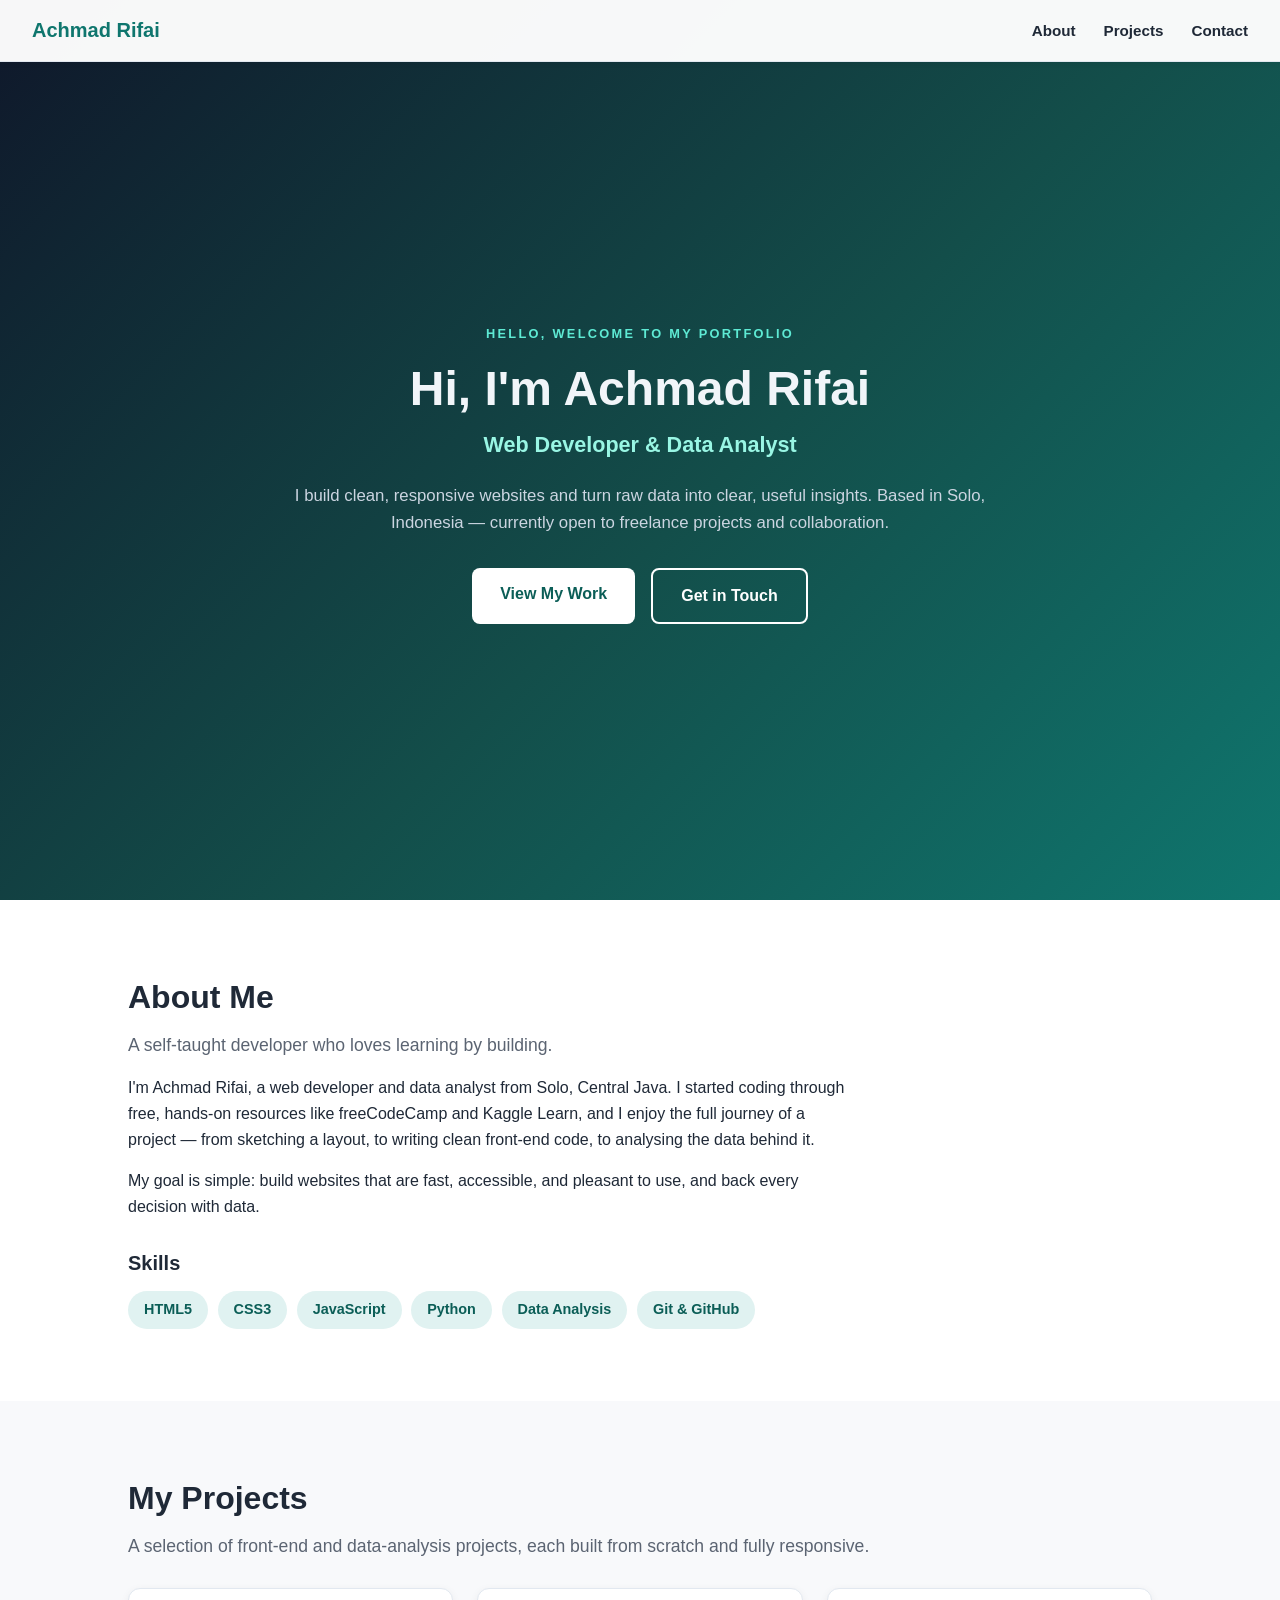
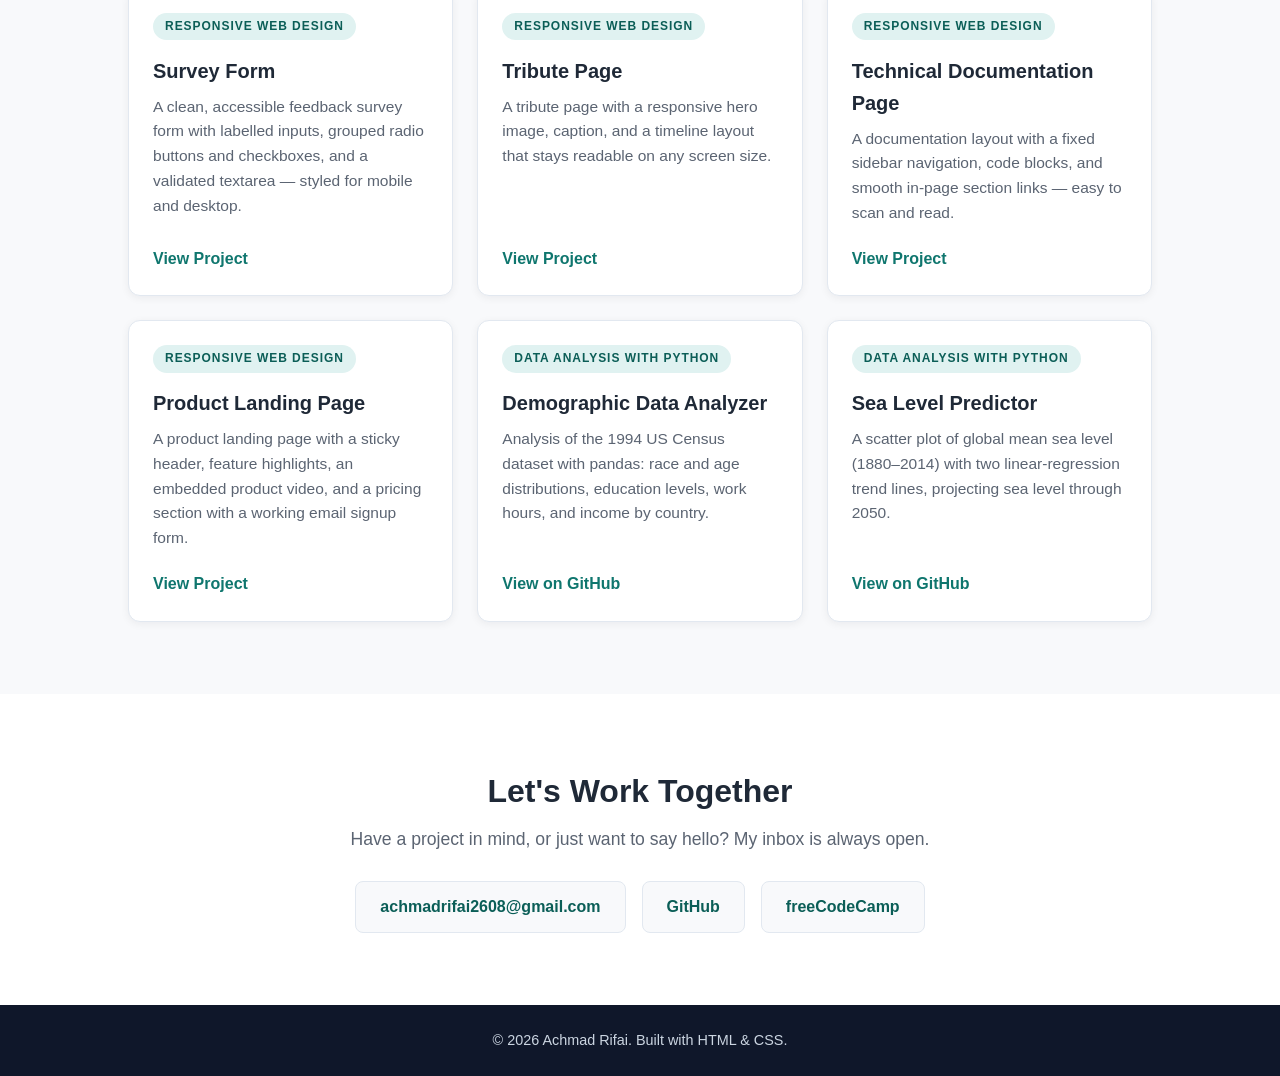
<file: personal-portfolio-webpage/index.html>
<!DOCTYPE html>
<html lang="en">
<head>
  <meta charset="UTF-8">
  <meta name="viewport" content="width=device-width, initial-scale=1.0">
  <meta name="description" content="Portfolio of Achmad Rifai — Web Developer and Data Analyst based in Solo, Indonesia.">
  <title>Achmad Rifai | Web Developer &amp; Data Analyst</title>
  <link rel="stylesheet" href="style.css">
</head>
<body>

  <nav id="navbar">
    <a class="nav-brand" href="#welcome-section">Achmad Rifai</a>
    <ul class="nav-links">
      <li><a href="#about">About</a></li>
      <li><a href="#projects">Projects</a></li>
      <li><a href="#contact">Contact</a></li>
    </ul>
  </nav>

  <section id="welcome-section">
    <div class="welcome-content">
      <p class="welcome-eyebrow">Hello, welcome to my portfolio</p>
      <h1>Hi, I'm Achmad Rifai</h1>
      <p class="welcome-role">Web Developer &amp; Data Analyst</p>
      <p class="welcome-intro">I build clean, responsive websites and turn raw data into
        clear, useful insights. Based in Solo, Indonesia — currently open to
        freelance projects and collaboration.</p>
      <div class="welcome-actions">
        <a class="btn btn-primary" href="#projects">View My Work</a>
        <a class="btn btn-secondary" href="#contact">Get in Touch</a>
      </div>
    </div>
  </section>

  <section id="about">
    <div class="section-inner">
      <h2>About Me</h2>
      <p class="section-lead">A self-taught developer who loves learning by building.</p>
      <p>I'm Achmad Rifai, a web developer and data analyst from Solo, Central Java.
        I started coding through free, hands-on resources like freeCodeCamp and
        Kaggle Learn, and I enjoy the full journey of a project — from sketching a
        layout, to writing clean front-end code, to analysing the data behind it.</p>
      <p>My goal is simple: build websites that are fast, accessible, and pleasant
        to use, and back every decision with data.</p>
      <h3>Skills</h3>
      <ul class="skills-list">
        <li>HTML5</li>
        <li>CSS3</li>
        <li>JavaScript</li>
        <li>Python</li>
        <li>Data Analysis</li>
        <li>Git &amp; GitHub</li>
      </ul>
    </div>
  </section>

  <section id="projects">
    <div class="section-inner">
      <h2>My Projects</h2>
      <p class="section-lead">A selection of front-end and data-analysis projects,
        each built from scratch and fully responsive.</p>

      <div class="projects-grid">

        <article class="project-tile">
          <div class="project-tag">Responsive Web Design</div>
          <h3>Survey Form</h3>
          <p>A clean, accessible feedback survey form with labelled inputs,
            grouped radio buttons and checkboxes, and a validated textarea —
            styled for mobile and desktop.</p>
          <a href="../survey-form/" target="_blank" rel="noopener">View Project</a>
        </article>

        <article class="project-tile">
          <div class="project-tag">Responsive Web Design</div>
          <h3>Tribute Page</h3>
          <p>A tribute page with a responsive hero image, caption, and a
            timeline layout that stays readable on any screen size.</p>
          <a href="../tribute-page/" target="_blank" rel="noopener">View Project</a>
        </article>

        <article class="project-tile">
          <div class="project-tag">Responsive Web Design</div>
          <h3>Technical Documentation Page</h3>
          <p>A documentation layout with a fixed sidebar navigation, code
            blocks, and smooth in-page section links — easy to scan and read.</p>
          <a href="../technical-documentation-page/" target="_blank" rel="noopener">View Project</a>
        </article>

        <article class="project-tile">
          <div class="project-tag">Responsive Web Design</div>
          <h3>Product Landing Page</h3>
          <p>A product landing page with a sticky header, feature highlights,
            an embedded product video, and a pricing section with a working
            email signup form.</p>
          <a href="../product-landing-page/" target="_blank" rel="noopener">View Project</a>
        </article>

        <article class="project-tile">
          <div class="project-tag">Data Analysis with Python</div>
          <h3>Demographic Data Analyzer</h3>
          <p>Analysis of the 1994 US Census dataset with pandas: race and age
            distributions, education levels, work hours, and income by country.</p>
          <a href="https://github.com/achmadrifai2608-maker/fcc-demographic-data-analyzer" target="_blank" rel="noopener">View on GitHub</a>
        </article>

        <article class="project-tile">
          <div class="project-tag">Data Analysis with Python</div>
          <h3>Sea Level Predictor</h3>
          <p>A scatter plot of global mean sea level (1880–2014) with two
            linear-regression trend lines, projecting sea level through 2050.</p>
          <a href="https://github.com/achmadrifai2608-maker/fcc-sea-level-predictor" target="_blank" rel="noopener">View on GitHub</a>
        </article>

      </div>
    </div>
  </section>

  <section id="contact">
    <div class="section-inner contact-inner">
      <h2>Let's Work Together</h2>
      <p class="section-lead">Have a project in mind, or just want to say hello?
        My inbox is always open.</p>
      <ul class="contact-links">
        <li><a href="mailto:achmadrifai2608@gmail.com">achmadrifai2608@gmail.com</a></li>
        <li><a id="profile-link" href="https://github.com/achmadrifai2608-maker" target="_blank" rel="noopener">GitHub</a></li>
        <li><a href="https://www.freecodecamp.org/fcc-b958423d-6c7d-482d-95aa-c652d620f436" target="_blank" rel="noopener">freeCodeCamp</a></li>
      </ul>
    </div>
  </section>

  <footer>
    <p>&copy; 2026 Achmad Rifai. Built with HTML &amp; CSS.</p>
  </footer>

</body>
</html>
</file>
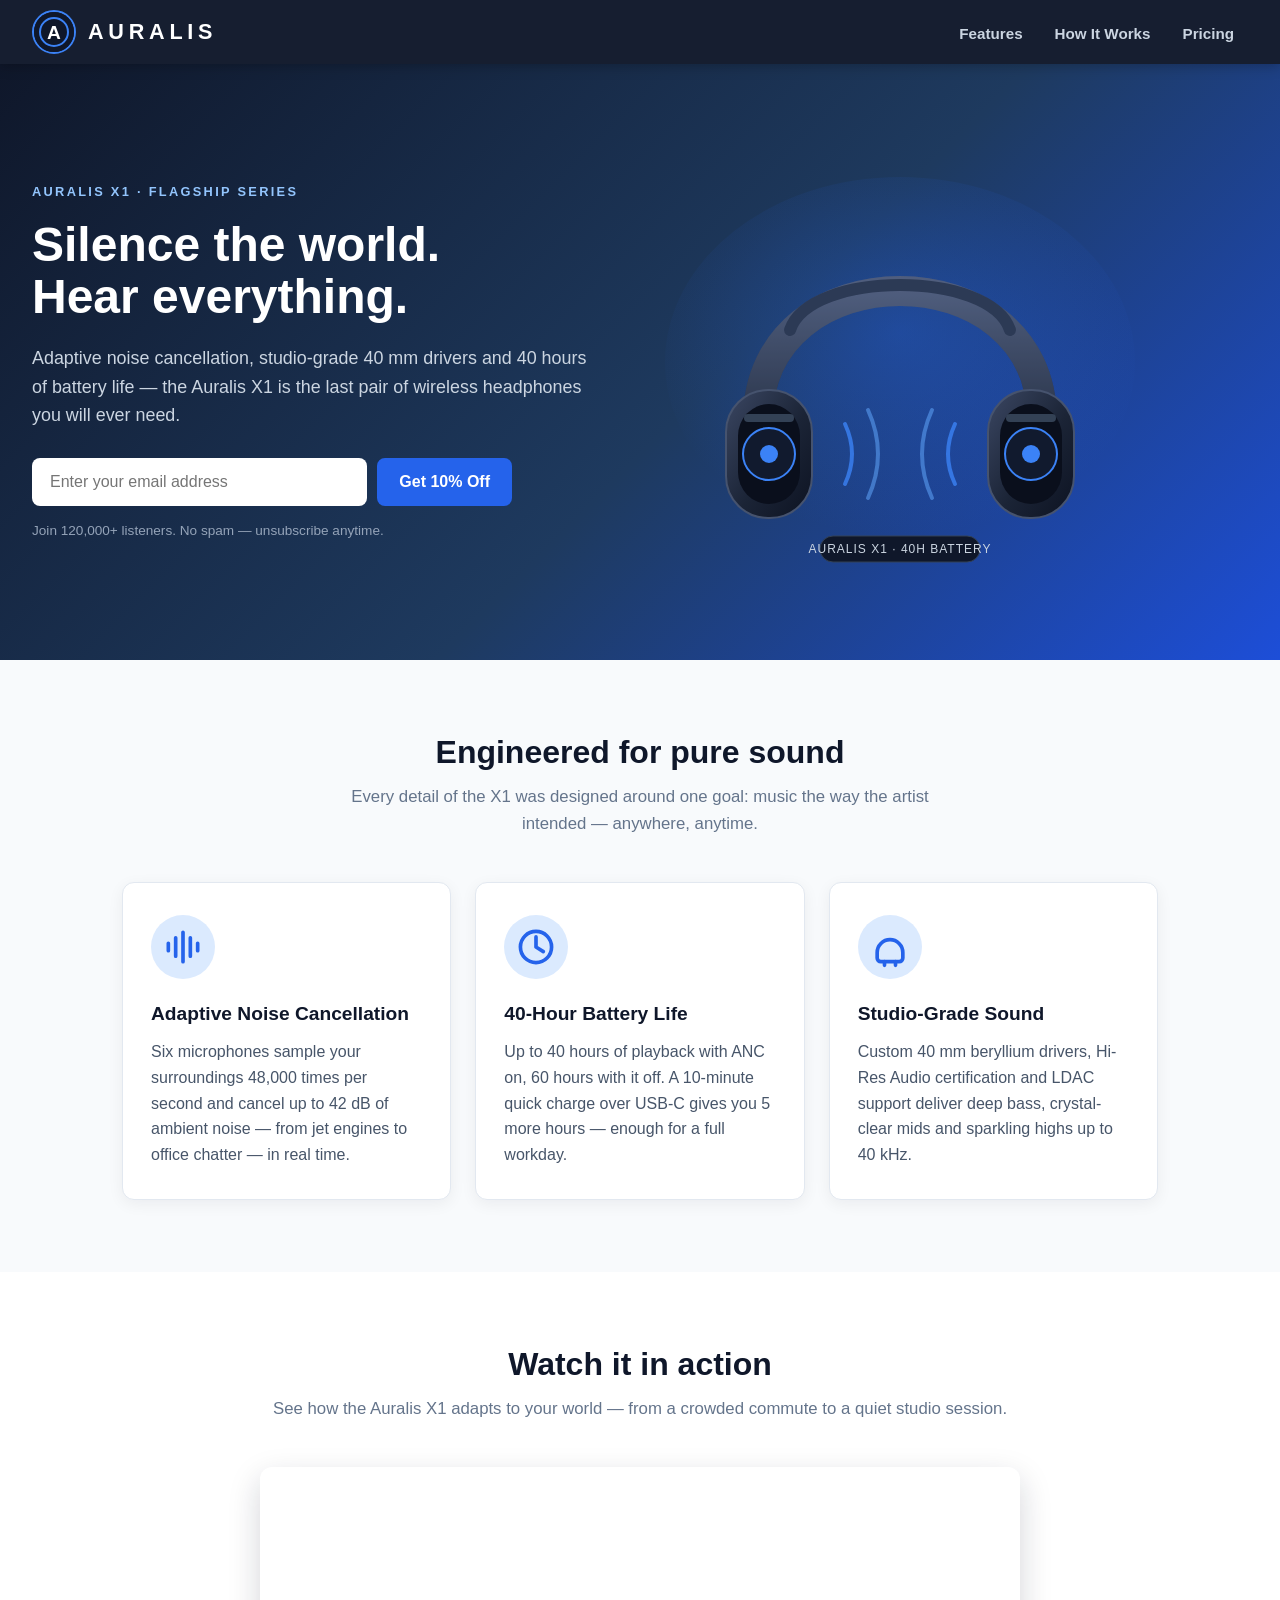
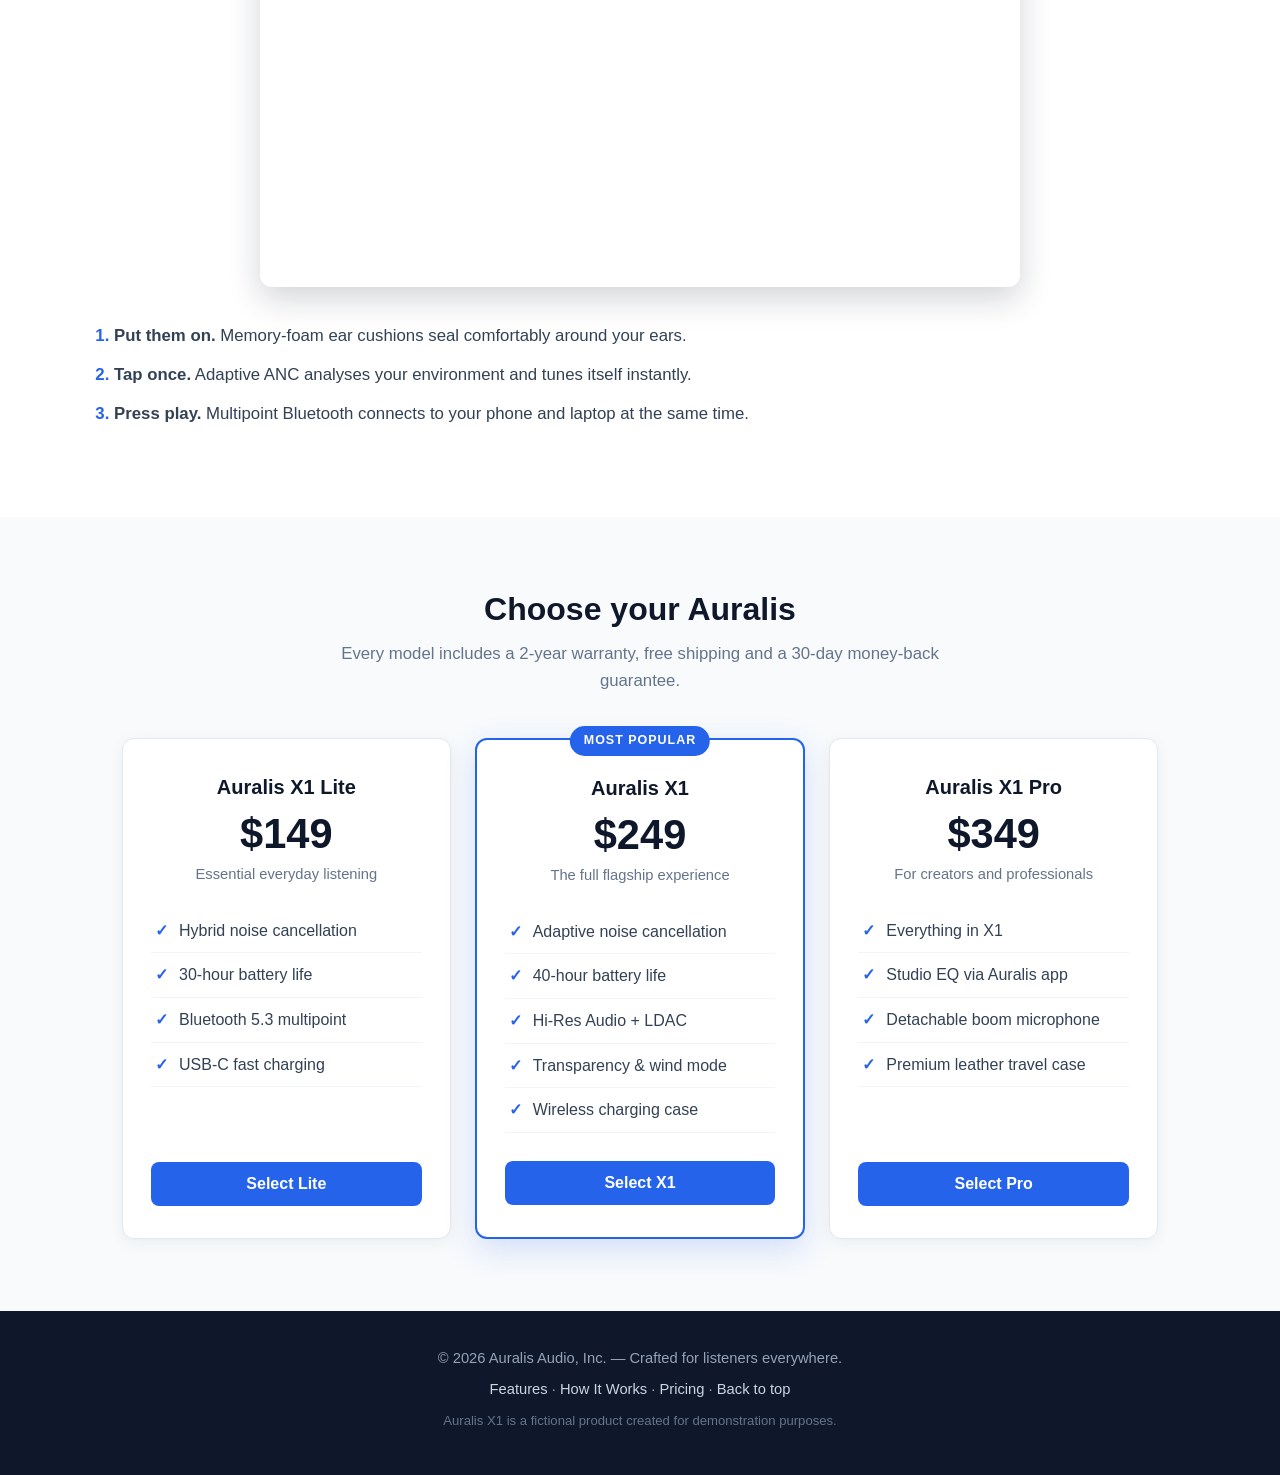
<file: product-landing-page/index.html>
<!DOCTYPE html>
<html lang="en">
<head>
  <meta charset="UTF-8">
  <meta name="viewport" content="width=device-width, initial-scale=1.0">
  <title>Auralis X1 — Wireless Noise-Cancelling Headphones</title>
  <link rel="stylesheet" href="style.css">
</head>
<body>
  <header id="header">
    <div class="brand">
      <img id="header-img" src="data:image/svg+xml,%3Csvg xmlns='http://www.w3.org/2000/svg' width='200' height='200' viewBox='0 0 200 200'%3E%3Crect width='200' height='200' rx='44' fill='%230f172a'/%3E%3Ccircle cx='100' cy='100' r='70' fill='none' stroke='%233b82f6' stroke-width='10'/%3E%3Ctext x='100' y='134' font-family='Arial,sans-serif' font-size='96' font-weight='700' fill='%23ffffff' text-anchor='middle'%3EA%3C/text%3E%3C/svg%3E" alt="Auralis logo" width="200" height="200">
      <span class="wordmark">AURALIS</span>
    </div>
    <nav id="nav-bar">
      <a class="nav-link" href="#features">Features</a>
      <a class="nav-link" href="#how-it-works">How It Works</a>
      <a class="nav-link" href="#pricing">Pricing</a>
    </nav>
  </header>

  <main>
    <!-- Hero -->
    <section class="hero" id="hero">
      <div class="hero-text">
        <p class="eyebrow">Auralis X1 &middot; Flagship Series</p>
        <h1>Silence the world.<br>Hear everything.</h1>
        <p class="hero-sub">Adaptive noise cancellation, studio-grade 40&nbsp;mm drivers and 40 hours of battery life — the Auralis X1 is the last pair of wireless headphones you will ever need.</p>
        <form id="form" action="https://www.freecodecamp.com/email-submit" method="post">
          <label for="email" class="sr-only">Email address</label>
          <input id="email" type="email" name="email" placeholder="Enter your email address" required>
          <input id="submit" type="submit" value="Get 10% Off">
        </form>
        <p class="hero-note">Join 120,000+ listeners. No spam — unsubscribe anytime.</p>
      </div>
      <div class="hero-art" aria-hidden="true">
        <!-- Hand-drawn inline SVG illustration of the Auralis X1 -->
        <svg viewBox="0 0 520 420" role="img" aria-label="Illustration of Auralis X1 wireless headphones">
          <defs>
            <linearGradient id="cupGrad" x1="0" y1="0" x2="1" y2="1">
              <stop offset="0" stop-color="#3b4763"/>
              <stop offset="0.55" stop-color="#1b2436"/>
              <stop offset="1" stop-color="#0d1322"/>
            </linearGradient>
            <linearGradient id="bandGrad" x1="0" y1="0" x2="0" y2="1">
              <stop offset="0" stop-color="#4a5878"/>
              <stop offset="1" stop-color="#1b2436"/>
            </linearGradient>
            <radialGradient id="glow" cx="0.5" cy="0.42" r="0.55">
              <stop offset="0" stop-color="#2563eb" stop-opacity="0.35"/>
              <stop offset="1" stop-color="#2563eb" stop-opacity="0"/>
            </radialGradient>
          </defs>
          <ellipse cx="260" cy="210" rx="235" ry="185" fill="url(#glow)"/>
          <!-- headband -->
          <path d="M118 268 C118 96 402 96 402 268" fill="none" stroke="url(#bandGrad)" stroke-width="30" stroke-linecap="round"/>
          <path d="M118 268 C118 96 402 96 402 268" fill="none" stroke="#5b6b8c" stroke-width="30" stroke-linecap="round" opacity="0.25"/>
          <path d="M150 178 C170 118 350 118 370 178" fill="none" stroke="#2c3a55" stroke-width="12" stroke-linecap="round"/>
          <!-- left ear cup -->
          <g>
            <rect x="86" y="238" width="86" height="128" rx="42" fill="url(#cupGrad)" stroke="#46536e" stroke-width="2"/>
            <rect x="98" y="252" width="62" height="100" rx="32" fill="#0a0f1c"/>
            <circle cx="129" cy="302" r="26" fill="#111a2e" stroke="#3b82f6" stroke-width="2"/>
            <circle cx="129" cy="302" r="9" fill="#3b82f6"/>
            <rect x="104" y="262" width="50" height="8" rx="4" fill="#334155"/>
          </g>
          <!-- right ear cup -->
          <g>
            <rect x="348" y="238" width="86" height="128" rx="42" fill="url(#cupGrad)" stroke="#46536e" stroke-width="2"/>
            <rect x="360" y="252" width="62" height="100" rx="32" fill="#0a0f1c"/>
            <circle cx="391" cy="302" r="26" fill="#111a2e" stroke="#3b82f6" stroke-width="2"/>
            <circle cx="391" cy="302" r="9" fill="#3b82f6"/>
            <rect x="366" y="262" width="50" height="8" rx="4" fill="#334155"/>
          </g>
          <!-- sound waves -->
          <path d="M205 272 q14 30 0 60" fill="none" stroke="#3b82f6" stroke-width="4" stroke-linecap="round" opacity="0.8"/>
          <path d="M228 258 q20 44 0 88" fill="none" stroke="#60a5fa" stroke-width="4" stroke-linecap="round" opacity="0.55"/>
          <path d="M315 272 q-14 30 0 60" fill="none" stroke="#3b82f6" stroke-width="4" stroke-linecap="round" opacity="0.8"/>
          <path d="M292 258 q-20 44 0 88" fill="none" stroke="#60a5fa" stroke-width="4" stroke-linecap="round" opacity="0.55"/>
          <!-- caption chip -->
          <g>
            <rect x="180" y="384" width="160" height="26" rx="13" fill="#0f172a" stroke="#334155"/>
            <text x="260" y="401" text-anchor="middle" font-family="Arial, sans-serif" font-size="12" fill="#cbd5e1" letter-spacing="1">AURALIS X1 &middot; 40H BATTERY</text>
          </g>
        </svg>
      </div>
    </section>

    <!-- Features -->
    <section id="features">
      <h2>Engineered for pure sound</h2>
      <p class="section-intro">Every detail of the X1 was designed around one goal: music the way the artist intended — anywhere, anytime.</p>
      <div class="feature-grid">
        <article class="feature-card">
          <div class="feature-icon" aria-hidden="true">
            <svg viewBox="0 0 48 48" width="44" height="44"><path d="M8 20v8M16 14v20M24 8v32M32 14v20M40 20v8" stroke="#2563eb" stroke-width="4" stroke-linecap="round"/></svg>
          </div>
          <h3>Adaptive Noise Cancellation</h3>
          <p>Six microphones sample your surroundings 48,000 times per second and cancel up to 42&nbsp;dB of ambient noise — from jet engines to office chatter — in real time.</p>
        </article>
        <article class="feature-card">
          <div class="feature-icon" aria-hidden="true">
            <svg viewBox="0 0 48 48" width="44" height="44"><circle cx="24" cy="24" r="17" fill="none" stroke="#2563eb" stroke-width="4"/><path d="M24 13v11l8 5" fill="none" stroke="#2563eb" stroke-width="4" stroke-linecap="round" stroke-linejoin="round"/></svg>
          </div>
          <h3>40-Hour Battery Life</h3>
          <p>Up to 40 hours of playback with ANC on, 60 hours with it off. A 10-minute quick charge over USB-C gives you 5 more hours — enough for a full workday.</p>
        </article>
        <article class="feature-card">
          <div class="feature-icon" aria-hidden="true">
            <svg viewBox="0 0 48 48" width="44" height="44"><path d="M10 30a14 14 0 0 1 28 0v6a4 4 0 0 1-4 4H14a4 4 0 0 1-4-4v-6z" fill="none" stroke="#2563eb" stroke-width="4" stroke-linejoin="round"/><path d="M18 40v4M30 40v4" stroke="#2563eb" stroke-width="4" stroke-linecap="round"/></svg>
          </div>
          <h3>Studio-Grade Sound</h3>
          <p>Custom 40&nbsp;mm beryllium drivers, Hi-Res Audio certification and LDAC support deliver deep bass, crystal-clear mids and sparkling highs up to 40&nbsp;kHz.</p>
        </article>
      </div>
    </section>

    <!-- How it works -->
    <section id="how-it-works">
      <h2>Watch it in action</h2>
      <p class="section-intro">See how the Auralis X1 adapts to your world — from a crowded commute to a quiet studio session.</p>
      <div class="video-wrap">
        <iframe id="video" width="560" height="315" src="https://www.youtube.com/embed/aqz-KE-bpKQ" title="Auralis X1 — Watch it in action" allow="accelerometer; autoplay; clipboard-write; encrypted-media; gyroscope; picture-in-picture" allowfullscreen></iframe>
      </div>
      <ol class="steps">
        <li><strong>Put them on.</strong> Memory-foam ear cushions seal comfortably around your ears.</li>
        <li><strong>Tap once.</strong> Adaptive ANC analyses your environment and tunes itself instantly.</li>
        <li><strong>Press play.</strong> Multipoint Bluetooth connects to your phone and laptop at the same time.</li>
      </ol>
    </section>

    <!-- Pricing -->
    <section id="pricing">
      <h2>Choose your Auralis</h2>
      <p class="section-intro">Every model includes a 2-year warranty, free shipping and a 30-day money-back guarantee.</p>
      <div class="pricing-grid">
        <article class="price-card">
          <h3>Auralis X1 Lite</h3>
          <p class="price">$149</p>
          <p class="price-note">Essential everyday listening</p>
          <ul>
            <li>Hybrid noise cancellation</li>
            <li>30-hour battery life</li>
            <li>Bluetooth 5.3 multipoint</li>
            <li>USB-C fast charging</li>
          </ul>
          <button type="button">Select Lite</button>
        </article>
        <article class="price-card featured">
          <p class="badge">Most Popular</p>
          <h3>Auralis X1</h3>
          <p class="price">$249</p>
          <p class="price-note">The full flagship experience</p>
          <ul>
            <li>Adaptive noise cancellation</li>
            <li>40-hour battery life</li>
            <li>Hi-Res Audio + LDAC</li>
            <li>Transparency &amp; wind mode</li>
            <li>Wireless charging case</li>
          </ul>
          <button type="button">Select X1</button>
        </article>
        <article class="price-card">
          <h3>Auralis X1 Pro</h3>
          <p class="price">$349</p>
          <p class="price-note">For creators and professionals</p>
          <ul>
            <li>Everything in X1</li>
            <li>Studio EQ via Auralis app</li>
            <li>Detachable boom microphone</li>
            <li>Premium leather travel case</li>
          </ul>
          <button type="button">Select Pro</button>
        </article>
      </div>
    </section>
  </main>

  <footer>
    <p>&copy; 2026 Auralis Audio, Inc. — Crafted for listeners everywhere.</p>
    <p class="footer-links"><a href="#features">Features</a> &middot; <a href="#how-it-works">How It Works</a> &middot; <a href="#pricing">Pricing</a> &middot; <a href="#hero">Back to top</a></p>
    <p class="footer-note">Auralis X1 is a fictional product created for demonstration purposes.</p>
  </footer>
</body>
</html>
</file>
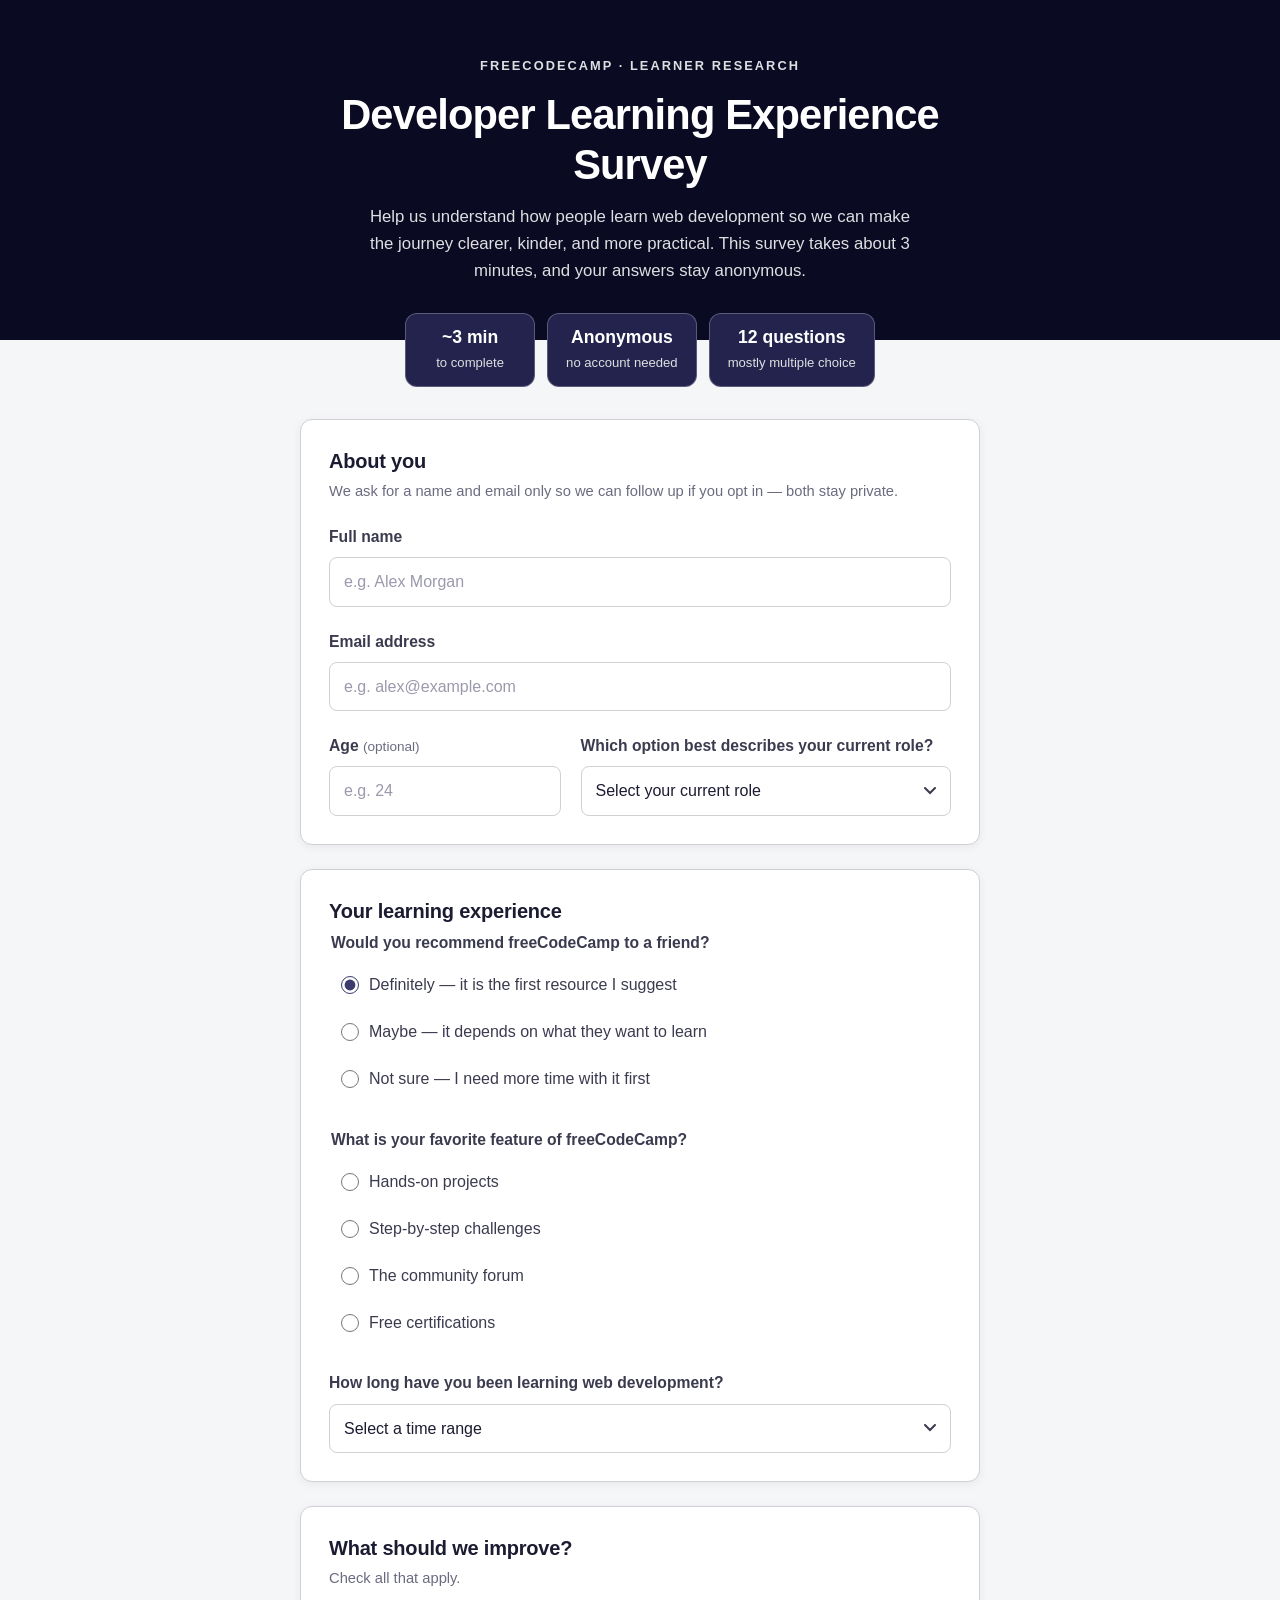
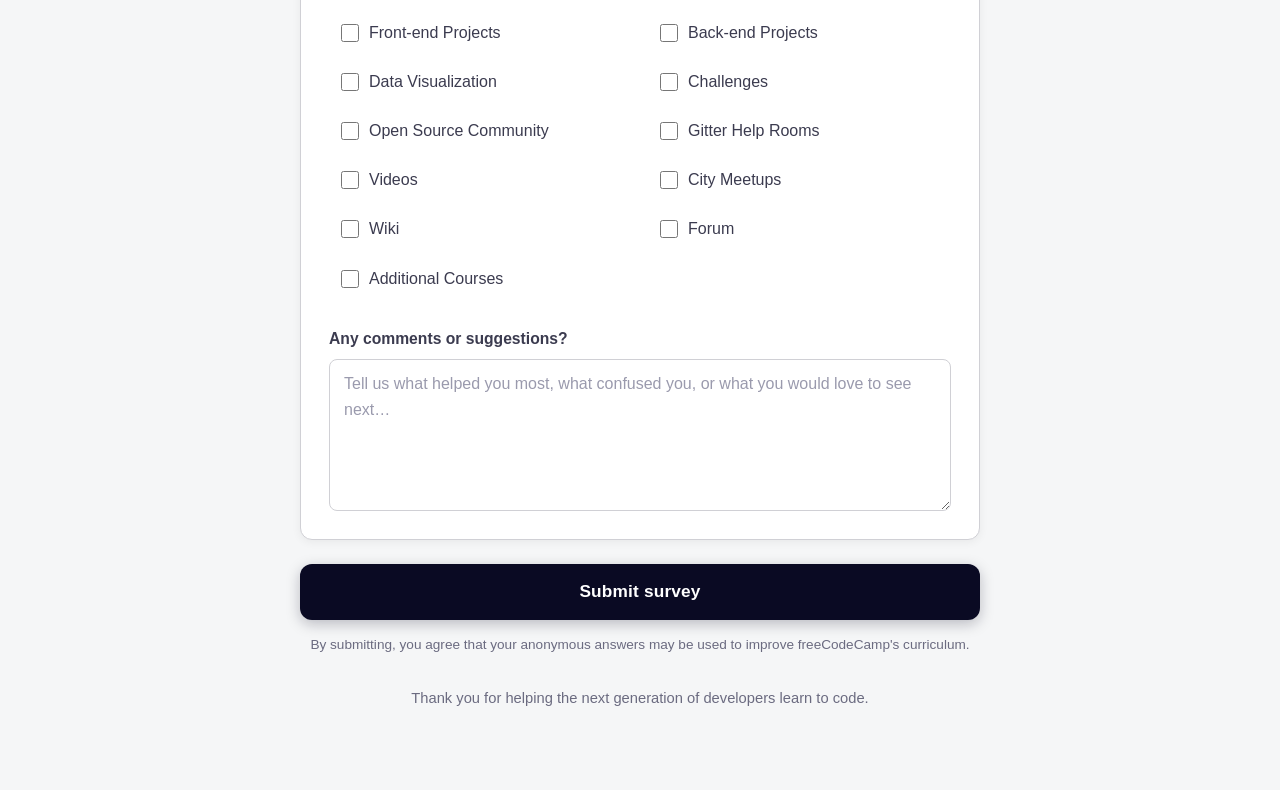
<file: survey-form/index.html>
<!DOCTYPE html>
<html lang="en">
<head>
  <meta charset="UTF-8">
  <meta name="viewport" content="width=device-width, initial-scale=1.0">
  <title>Developer Learning Experience Survey</title>
  <link rel="stylesheet" href="style.css">
</head>
<body>
  <main class="page">
    <header class="intro">
      <p class="eyebrow">freeCodeCamp &middot; Learner Research</p>
      <h1 id="title">Developer Learning Experience Survey</h1>
      <p id="description">
        Help us understand how people learn web development so we can make the
        journey clearer, kinder, and more practical. This survey takes about
        3 minutes, and your answers stay anonymous.
      </p>
      <ul class="facts">
        <li><strong>~3 min</strong><span>to complete</span></li>
        <li><strong>Anonymous</strong><span>no account needed</span></li>
        <li><strong>12 questions</strong><span>mostly multiple choice</span></li>
      </ul>
    </header>

    <form id="survey-form" action="#" method="post">
      <section class="card">
        <h2>About you</h2>
        <p class="card-note">We ask for a name and email only so we can follow up if you opt in — both stay private.</p>

        <div class="field">
          <label id="name-label" for="name">Full name</label>
          <input id="name" name="name" type="text" placeholder="e.g. Alex Morgan" required>
        </div>

        <div class="field">
          <label id="email-label" for="email">Email address</label>
          <input id="email" name="email" type="email" placeholder="e.g. alex@example.com" required>
        </div>

        <div class="field-row">
          <div class="field">
            <label id="number-label" for="number">Age <span class="optional">(optional)</span></label>
            <input id="number" name="age" type="number" min="13" max="120" placeholder="e.g. 24">
          </div>

          <div class="field">
            <label for="dropdown">Which option best describes your current role?</label>
            <select id="dropdown" name="role">
              <option value="" disabled selected>Select your current role</option>
              <option value="student">Student</option>
              <option value="full-time-job">Full-time Job</option>
              <option value="full-time-learner">Full-time Learner</option>
              <option value="prefer-not-to-say">Prefer not to say</option>
              <option value="other">Other</option>
            </select>
          </div>
        </div>
      </section>

      <section class="card">
        <h2>Your learning experience</h2>

        <fieldset class="field">
          <legend>Would you recommend freeCodeCamp to a friend?</legend>
          <label class="choice">
            <input type="radio" name="recommend" value="definitely" checked>
            <span>Definitely — it is the first resource I suggest</span>
          </label>
          <label class="choice">
            <input type="radio" name="recommend" value="maybe">
            <span>Maybe — it depends on what they want to learn</span>
          </label>
          <label class="choice">
            <input type="radio" name="recommend" value="not-sure">
            <span>Not sure — I need more time with it first</span>
          </label>
        </fieldset>

        <fieldset class="field">
          <legend>What is your favorite feature of freeCodeCamp?</legend>
          <label class="choice">
            <input type="radio" name="favorite-feature" value="projects">
            <span>Hands-on projects</span>
          </label>
          <label class="choice">
            <input type="radio" name="favorite-feature" value="challenges">
            <span>Step-by-step challenges</span>
          </label>
          <label class="choice">
            <input type="radio" name="favorite-feature" value="community">
            <span>The community forum</span>
          </label>
          <label class="choice">
            <input type="radio" name="favorite-feature" value="certifications">
            <span>Free certifications</span>
          </label>
        </fieldset>

        <div class="field">
          <label for="experience">How long have you been learning web development?</label>
          <select id="experience" name="experience">
            <option value="" disabled selected>Select a time range</option>
            <option value="less-than-3-months">Less than 3 months</option>
            <option value="3-6-months">3–6 months</option>
            <option value="6-12-months">6–12 months</option>
            <option value="1-2-years">1–2 years</option>
            <option value="more-than-2-years">More than 2 years</option>
          </select>
        </div>
      </section>

      <section class="card">
        <h2>What should we improve?</h2>
        <p class="card-note">Check all that apply.</p>

        <fieldset class="field checkboxes">
          <legend class="visually-hidden">Areas to improve</legend>
          <label class="choice">
            <input type="checkbox" name="improve" value="front-end-projects">
            <span>Front-end Projects</span>
          </label>
          <label class="choice">
            <input type="checkbox" name="improve" value="back-end-projects">
            <span>Back-end Projects</span>
          </label>
          <label class="choice">
            <input type="checkbox" name="improve" value="data-visualization">
            <span>Data Visualization</span>
          </label>
          <label class="choice">
            <input type="checkbox" name="improve" value="challenges">
            <span>Challenges</span>
          </label>
          <label class="choice">
            <input type="checkbox" name="improve" value="open-source-community">
            <span>Open Source Community</span>
          </label>
          <label class="choice">
            <input type="checkbox" name="improve" value="gitter-help-rooms">
            <span>Gitter Help Rooms</span>
          </label>
          <label class="choice">
            <input type="checkbox" name="improve" value="videos">
            <span>Videos</span>
          </label>
          <label class="choice">
            <input type="checkbox" name="improve" value="city-meetups">
            <span>City Meetups</span>
          </label>
          <label class="choice">
            <input type="checkbox" name="improve" value="wiki">
            <span>Wiki</span>
          </label>
          <label class="choice">
            <input type="checkbox" name="improve" value="forum">
            <span>Forum</span>
          </label>
          <label class="choice">
            <input type="checkbox" name="improve" value="additional-courses">
            <span>Additional Courses</span>
          </label>
        </fieldset>

        <div class="field">
          <label for="comments">Any comments or suggestions?</label>
          <textarea id="comments" name="comments" rows="5" placeholder="Tell us what helped you most, what confused you, or what you would love to see next…"></textarea>
        </div>
      </section>

      <button id="submit" type="submit">Submit survey</button>
      <p class="privacy">By submitting, you agree that your anonymous answers may be used to improve freeCodeCamp's curriculum.</p>
    </form>

    <footer class="page-footer">
      <p>Thank you for helping the next generation of developers learn to code.</p>
    </footer>
  </main>
</body>
</html>
</file>
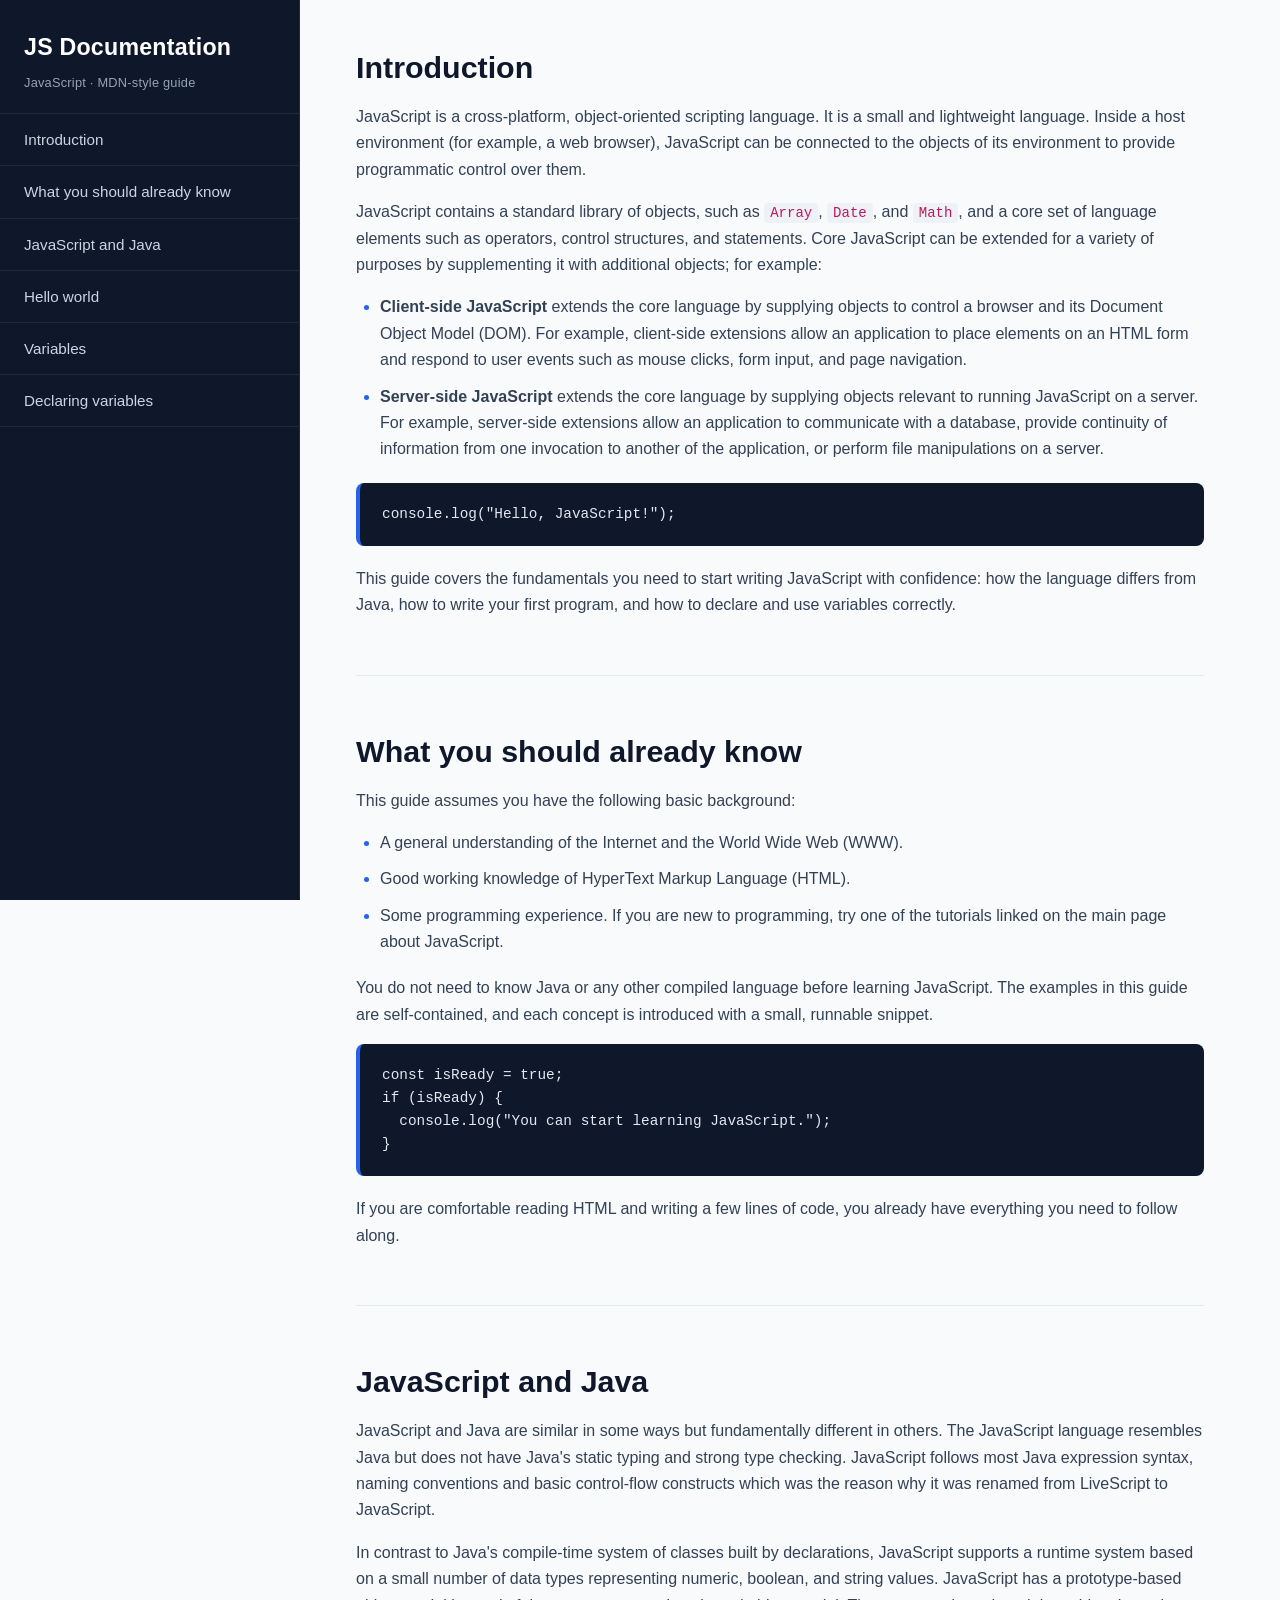
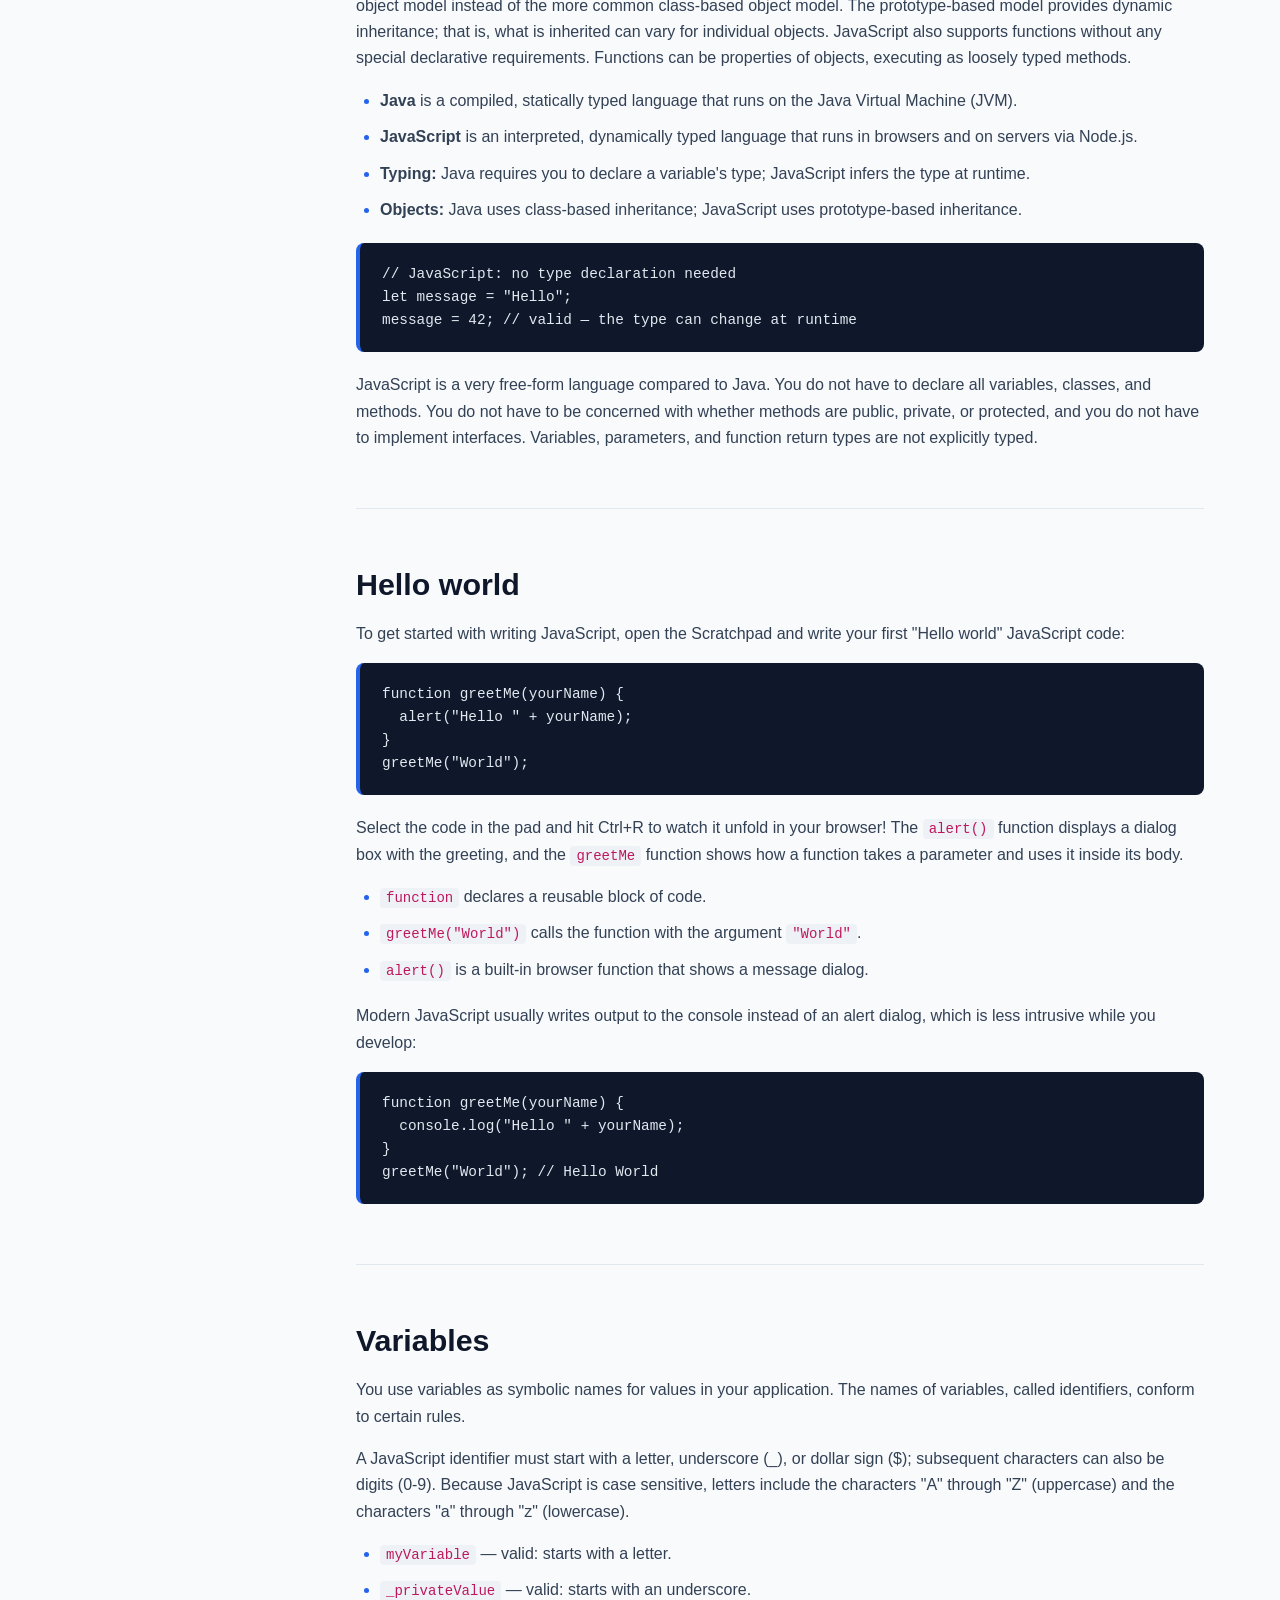
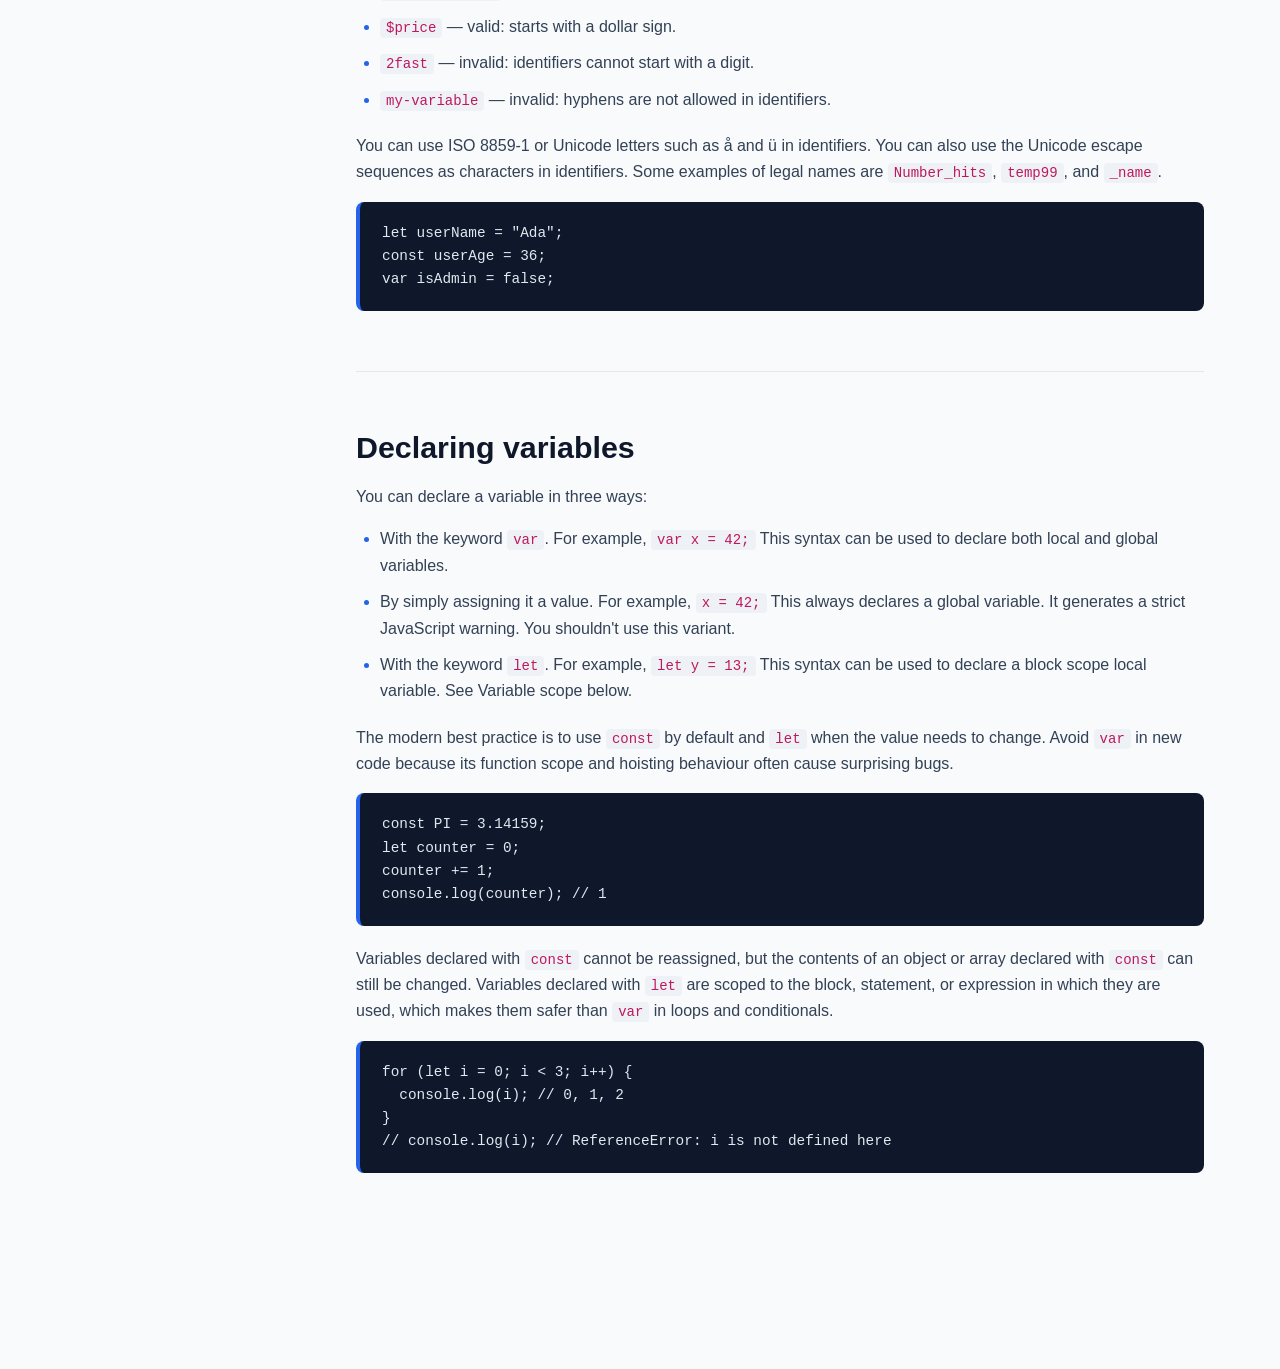
<file: technical-documentation-page/index.html>
<!DOCTYPE html>
<html lang="en">
<head>
  <meta charset="UTF-8">
  <meta name="viewport" content="width=device-width, initial-scale=1.0">
  <title>JavaScript Documentation</title>
  <link rel="stylesheet" href="style.css">
</head>
<body>
  <nav id="navbar">
    <header>JS Documentation</header>
    <a class="nav-link" href="#Introduction">Introduction</a>
    <a class="nav-link" href="#What_you_should_already_know">What you should already know</a>
    <a class="nav-link" href="#JavaScript_and_Java">JavaScript and Java</a>
    <a class="nav-link" href="#Hello_world">Hello world</a>
    <a class="nav-link" href="#Variables">Variables</a>
    <a class="nav-link" href="#Declaring_variables">Declaring variables</a>
  </nav>

  <main id="main-doc">
    <section class="main-section" id="Introduction">
      <header>Introduction</header>
      <p>JavaScript is a cross-platform, object-oriented scripting language. It is a small and lightweight language. Inside a host environment (for example, a web browser), JavaScript can be connected to the objects of its environment to provide programmatic control over them.</p>
      <p>JavaScript contains a standard library of objects, such as <code>Array</code>, <code>Date</code>, and <code>Math</code>, and a core set of language elements such as operators, control structures, and statements. Core JavaScript can be extended for a variety of purposes by supplementing it with additional objects; for example:</p>
      <ul>
        <li><strong>Client-side JavaScript</strong> extends the core language by supplying objects to control a browser and its Document Object Model (DOM). For example, client-side extensions allow an application to place elements on an HTML form and respond to user events such as mouse clicks, form input, and page navigation.</li>
        <li><strong>Server-side JavaScript</strong> extends the core language by supplying objects relevant to running JavaScript on a server. For example, server-side extensions allow an application to communicate with a database, provide continuity of information from one invocation to another of the application, or perform file manipulations on a server.</li>
      </ul>
      <code>console.log("Hello, JavaScript!");</code>
      <p>This guide covers the fundamentals you need to start writing JavaScript with confidence: how the language differs from Java, how to write your first program, and how to declare and use variables correctly.</p>
    </section>

    <section class="main-section" id="What_you_should_already_know">
      <header>What you should already know</header>
      <p>This guide assumes you have the following basic background:</p>
      <ul>
        <li>A general understanding of the Internet and the World Wide Web (WWW).</li>
        <li>Good working knowledge of HyperText Markup Language (HTML).</li>
        <li>Some programming experience. If you are new to programming, try one of the tutorials linked on the main page about JavaScript.</li>
      </ul>
      <p>You do not need to know Java or any other compiled language before learning JavaScript. The examples in this guide are self-contained, and each concept is introduced with a small, runnable snippet.</p>
      <code>const isReady = true;
if (isReady) {
  console.log("You can start learning JavaScript.");
}</code>
      <p>If you are comfortable reading HTML and writing a few lines of code, you already have everything you need to follow along.</p>
    </section>

    <section class="main-section" id="JavaScript_and_Java">
      <header>JavaScript and Java</header>
      <p>JavaScript and Java are similar in some ways but fundamentally different in others. The JavaScript language resembles Java but does not have Java's static typing and strong type checking. JavaScript follows most Java expression syntax, naming conventions and basic control-flow constructs which was the reason why it was renamed from LiveScript to JavaScript.</p>
      <p>In contrast to Java's compile-time system of classes built by declarations, JavaScript supports a runtime system based on a small number of data types representing numeric, boolean, and string values. JavaScript has a prototype-based object model instead of the more common class-based object model. The prototype-based model provides dynamic inheritance; that is, what is inherited can vary for individual objects. JavaScript also supports functions without any special declarative requirements. Functions can be properties of objects, executing as loosely typed methods.</p>
      <ul>
        <li><strong>Java</strong> is a compiled, statically typed language that runs on the Java Virtual Machine (JVM).</li>
        <li><strong>JavaScript</strong> is an interpreted, dynamically typed language that runs in browsers and on servers via Node.js.</li>
        <li><strong>Typing:</strong> Java requires you to declare a variable's type; JavaScript infers the type at runtime.</li>
        <li><strong>Objects:</strong> Java uses class-based inheritance; JavaScript uses prototype-based inheritance.</li>
      </ul>
      <code>// JavaScript: no type declaration needed
let message = "Hello";
message = 42; // valid — the type can change at runtime</code>
      <p>JavaScript is a very free-form language compared to Java. You do not have to declare all variables, classes, and methods. You do not have to be concerned with whether methods are public, private, or protected, and you do not have to implement interfaces. Variables, parameters, and function return types are not explicitly typed.</p>
    </section>

    <section class="main-section" id="Hello_world">
      <header>Hello world</header>
      <p>To get started with writing JavaScript, open the Scratchpad and write your first "Hello world" JavaScript code:</p>
      <code>function greetMe(yourName) {
  alert("Hello " + yourName);
}
greetMe("World");</code>
      <p>Select the code in the pad and hit Ctrl+R to watch it unfold in your browser! The <code>alert()</code> function displays a dialog box with the greeting, and the <code>greetMe</code> function shows how a function takes a parameter and uses it inside its body.</p>
      <ul>
        <li><code>function</code> declares a reusable block of code.</li>
        <li><code>greetMe("World")</code> calls the function with the argument <code>"World"</code>.</li>
        <li><code>alert()</code> is a built-in browser function that shows a message dialog.</li>
      </ul>
      <p>Modern JavaScript usually writes output to the console instead of an alert dialog, which is less intrusive while you develop:</p>
      <code>function greetMe(yourName) {
  console.log("Hello " + yourName);
}
greetMe("World"); // Hello World</code>
    </section>

    <section class="main-section" id="Variables">
      <header>Variables</header>
      <p>You use variables as symbolic names for values in your application. The names of variables, called identifiers, conform to certain rules.</p>
      <p>A JavaScript identifier must start with a letter, underscore (_), or dollar sign ($); subsequent characters can also be digits (0-9). Because JavaScript is case sensitive, letters include the characters "A" through "Z" (uppercase) and the characters "a" through "z" (lowercase).</p>
      <ul>
        <li><code>myVariable</code> — valid: starts with a letter.</li>
        <li><code>_privateValue</code> — valid: starts with an underscore.</li>
        <li><code>$price</code> — valid: starts with a dollar sign.</li>
        <li><code>2fast</code> — invalid: identifiers cannot start with a digit.</li>
        <li><code>my-variable</code> — invalid: hyphens are not allowed in identifiers.</li>
      </ul>
      <p>You can use ISO 8859-1 or Unicode letters such as å and ü in identifiers. You can also use the Unicode escape sequences as characters in identifiers. Some examples of legal names are <code>Number_hits</code>, <code>temp99</code>, and <code>_name</code>.</p>
      <code>let userName = "Ada";
const userAge = 36;
var isAdmin = false;</code>
    </section>

    <section class="main-section" id="Declaring_variables">
      <header>Declaring variables</header>
      <p>You can declare a variable in three ways:</p>
      <ul>
        <li>With the keyword <code>var</code>. For example, <code>var x = 42;</code> This syntax can be used to declare both local and global variables.</li>
        <li>By simply assigning it a value. For example, <code>x = 42;</code> This always declares a global variable. It generates a strict JavaScript warning. You shouldn't use this variant.</li>
        <li>With the keyword <code>let</code>. For example, <code>let y = 13;</code> This syntax can be used to declare a block scope local variable. See Variable scope below.</li>
      </ul>
      <p>The modern best practice is to use <code>const</code> by default and <code>let</code> when the value needs to change. Avoid <code>var</code> in new code because its function scope and hoisting behaviour often cause surprising bugs.</p>
      <code>const PI = 3.14159;
let counter = 0;
counter += 1;
console.log(counter); // 1</code>
      <p>Variables declared with <code>const</code> cannot be reassigned, but the contents of an object or array declared with <code>const</code> can still be changed. Variables declared with <code>let</code> are scoped to the block, statement, or expression in which they are used, which makes them safer than <code>var</code> in loops and conditionals.</p>
      <code>for (let i = 0; i &lt; 3; i++) {
  console.log(i); // 0, 1, 2
}
// console.log(i); // ReferenceError: i is not defined here</code>
    </section>
  </main>
</body>
</html>
</file>
<file: personal-portfolio-webpage/style.css>
/* Personal Portfolio — Achmad Rifai
   Pure CSS, system font stack, no external frameworks or fonts. */

* {
  box-sizing: border-box;
  margin: 0;
  padding: 0;
}

:root {
  --bg: #f8f9fb;
  --surface: #ffffff;
  --ink: #1f2937;
  --muted: #5b6472;
  --accent: #0f766e;
  --accent-dark: #0b5e57;
  --accent-soft: #e0f2f1;
  --border: #e2e8f0;
  --hero-bg: #0f172a;
  --hero-ink: #f1f5f9;
  --hero-muted: #cbd5e1;
}

html {
  scroll-behavior: smooth;
}

body {
  font-family: -apple-system, BlinkMacSystemFont, "Segoe UI", Roboto,
    "Helvetica Neue", Arial, sans-serif;
  line-height: 1.6;
  color: var(--ink);
  background-color: var(--bg);
}

/* ---------- Navbar (fixed at top of viewport) ---------- */
#navbar {
  position: fixed;
  top: 0;
  left: 0;
  width: 100%;
  z-index: 100;
  display: flex;
  align-items: center;
  justify-content: space-between;
  padding: 0.9rem 2rem;
  background-color: rgba(255, 255, 255, 0.97);
  border-bottom: 1px solid var(--border);
  box-shadow: 0 1px 6px rgba(15, 23, 42, 0.08);
}

.nav-brand {
  font-size: 1.25rem;
  font-weight: 700;
  color: var(--accent);
  text-decoration: none;
}

.nav-links {
  display: flex;
  gap: 1.75rem;
  list-style: none;
}

.nav-links a {
  color: var(--ink);
  text-decoration: none;
  font-weight: 600;
  font-size: 0.95rem;
}

.nav-links a:hover {
  color: var(--accent);
}

/* ---------- Welcome section (full viewport height) ---------- */
#welcome-section {
  height: 100vh;
  min-height: 560px;
  display: flex;
  align-items: center;
  justify-content: center;
  text-align: center;
  padding: 5rem 1.5rem 2rem;
  background: linear-gradient(135deg, #0f172a 0%, #134e4a 55%, #0f766e 100%);
  color: var(--hero-ink);
}

.welcome-content {
  max-width: 720px;
}

.welcome-eyebrow {
  text-transform: uppercase;
  letter-spacing: 0.18em;
  font-size: 0.8rem;
  font-weight: 700;
  color: #5eead4;
  margin-bottom: 1rem;
}

#welcome-section h1 {
  font-size: 3rem;
  line-height: 1.15;
  font-weight: 800;
  margin-bottom: 0.75rem;
}

.welcome-role {
  font-size: 1.35rem;
  font-weight: 600;
  color: #99f6e4;
  margin-bottom: 1.25rem;
}

.welcome-intro {
  font-size: 1.05rem;
  color: var(--hero-muted);
  margin-bottom: 2rem;
}

.welcome-actions {
  display: flex;
  gap: 1rem;
  justify-content: center;
  flex-wrap: wrap;
}

.btn {
  display: inline-block;
  padding: 0.8rem 1.75rem;
  border-radius: 0.5rem;
  font-weight: 700;
  font-size: 1rem;
  text-decoration: none;
  transition: background-color 0.2s ease, color 0.2s ease;
}

.btn-primary {
  background-color: #ffffff;
  color: var(--accent-dark);
}

.btn-primary:hover {
  background-color: var(--accent-soft);
}

.btn-secondary {
  border: 2px solid #ffffff;
  color: #ffffff;
}

.btn-secondary:hover {
  background-color: rgba(255, 255, 255, 0.12);
}

/* ---------- Shared section layout ---------- */
section:not(#welcome-section) {
  padding: 4.5rem 1.5rem;
}

.section-inner {
  max-width: 1024px;
  margin: 0 auto;
}

h2 {
  font-size: 2rem;
  font-weight: 800;
  margin-bottom: 0.5rem;
  color: var(--ink);
}

.section-lead {
  font-size: 1.1rem;
  color: var(--muted);
  margin-bottom: 1.75rem;
}

/* ---------- About ---------- */
#about {
  background-color: var(--surface);
}

#about p {
  margin-bottom: 1rem;
  max-width: 720px;
}

#about h3 {
  font-size: 1.25rem;
  margin: 1.75rem 0 0.75rem;
}

.skills-list {
  display: flex;
  flex-wrap: wrap;
  gap: 0.6rem;
  list-style: none;
}

.skills-list li {
  padding: 0.45rem 1rem;
  border-radius: 999px;
  background-color: var(--accent-soft);
  color: var(--accent-dark);
  font-weight: 600;
  font-size: 0.9rem;
}

/* ---------- Projects ---------- */
#projects {
  background-color: var(--bg);
}

.projects-grid {
  display: grid;
  grid-template-columns: repeat(auto-fit, minmax(280px, 1fr));
  gap: 1.5rem;
  margin-top: 0.5rem;
}

.project-tile {
  background-color: var(--surface);
  border: 1px solid var(--border);
  border-radius: 0.75rem;
  padding: 1.5rem;
  display: flex;
  flex-direction: column;
  box-shadow: 0 2px 8px rgba(15, 23, 42, 0.06);
  transition: transform 0.2s ease, box-shadow 0.2s ease;
}

.project-tile:hover {
  transform: translateY(-4px);
  box-shadow: 0 8px 20px rgba(15, 23, 42, 0.12);
}

.project-tag {
  align-self: flex-start;
  font-size: 0.75rem;
  font-weight: 700;
  text-transform: uppercase;
  letter-spacing: 0.08em;
  color: var(--accent-dark);
  background-color: var(--accent-soft);
  border-radius: 999px;
  padding: 0.25rem 0.75rem;
  margin-bottom: 0.9rem;
}

.project-tile h3 {
  font-size: 1.25rem;
  margin-bottom: 0.5rem;
}

.project-tile p {
  color: var(--muted);
  font-size: 0.97rem;
  margin-bottom: 1.25rem;
  flex-grow: 1;
}

.project-tile a {
  color: var(--accent);
  font-weight: 700;
  text-decoration: none;
}

.project-tile a:hover {
  text-decoration: underline;
}

/* ---------- Contact ---------- */
#contact {
  background-color: var(--surface);
  text-align: center;
}

.contact-inner p {
  margin-left: auto;
  margin-right: auto;
}

.contact-links {
  display: flex;
  justify-content: center;
  flex-wrap: wrap;
  gap: 1rem;
  list-style: none;
  margin-top: 1rem;
}

.contact-links a {
  display: inline-block;
  padding: 0.75rem 1.5rem;
  border: 1px solid var(--border);
  border-radius: 0.5rem;
  background-color: var(--bg);
  color: var(--accent-dark);
  font-weight: 700;
  text-decoration: none;
  transition: background-color 0.2s ease, border-color 0.2s ease;
}

.contact-links a:hover {
  background-color: var(--accent-soft);
  border-color: var(--accent);
}

/* ---------- Footer ---------- */
footer {
  padding: 1.5rem;
  text-align: center;
  background-color: var(--hero-bg);
  color: var(--hero-muted);
  font-size: 0.9rem;
}

/* ---------- Responsive ---------- */
@media (max-width: 640px) {
  #navbar {
    padding: 0.75rem 1rem;
  }

  .nav-links {
    gap: 1rem;
  }

  #welcome-section h1 {
    font-size: 2.1rem;
  }

  .welcome-role {
    font-size: 1.1rem;
  }

  .welcome-intro {
    font-size: 0.98rem;
  }

  h2 {
    font-size: 1.6rem;
  }

  section:not(#welcome-section) {
    padding: 3rem 1rem;
  }

  .welcome-actions {
    flex-direction: column;
    align-items: center;
  }

  .welcome-actions .btn {
    width: 100%;
    max-width: 320px;
  }
}

@media (max-width: 380px) {
  .nav-brand {
    font-size: 1.05rem;
  }

  .nav-links a {
    font-size: 0.85rem;
  }
}
</file>
<file: product-landing-page/style.css>
* {
  box-sizing: border-box;
}

html {
  scroll-behavior: smooth;
}

body {
  margin: 0;
  font-family: -apple-system, BlinkMacSystemFont, "Segoe UI", Roboto, Helvetica, Arial, sans-serif;
  font-size: 16px;
  line-height: 1.6;
  color: #1f2937;
  background-color: #f8fafc;
}

.sr-only {
  position: absolute;
  width: 1px;
  height: 1px;
  padding: 0;
  margin: -1px;
  overflow: hidden;
  clip: rect(0, 0, 0, 0);
  white-space: nowrap;
  border: 0;
}

/* ---------- Fixed header ---------- */
#header {
  position: fixed;
  top: 0;
  left: 0;
  width: 100%;
  z-index: 100;
  display: flex;
  align-items: center;
  justify-content: space-between;
  gap: 16px;
  padding: 10px 32px;
  background-color: rgba(15, 23, 42, 0.97);
  box-shadow: 0 2px 12px rgba(0, 0, 0, 0.25);
}

.brand {
  display: flex;
  align-items: center;
  gap: 12px;
}

#header-img {
  width: 44px;
  height: 44px;
  object-fit: cover;
  border-radius: 50%;
  border: 2px solid #3b82f6;
  display: block;
}

.wordmark {
  font-size: 1.35rem;
  font-weight: 800;
  letter-spacing: 0.22em;
  color: #ffffff;
}

#nav-bar {
  position: fixed;
  top: 0;
  right: 0;
  display: flex;
  align-items: center;
  gap: 4px;
  padding: 14px 32px 14px 0;
  z-index: 101;
}

#nav-bar .nav-link {
  color: #cbd5e1;
  text-decoration: none;
  font-size: 0.95rem;
  font-weight: 600;
  padding: 8px 14px;
  border-radius: 6px;
  transition: background-color 0.15s ease, color 0.15s ease;
}

#nav-bar .nav-link:hover,
#nav-bar .nav-link:focus {
  background-color: #1e293b;
  color: #ffffff;
  outline: none;
}

/* ---------- Layout ---------- */
main {
  padding-top: 64px;
}

section {
  padding: 72px 32px;
  max-width: 1100px;
  margin: 0 auto;
}

h2 {
  font-size: 2rem;
  line-height: 1.25;
  color: #0f172a;
  text-align: center;
  margin: 0 0 12px;
}

.section-intro {
  text-align: center;
  color: #64748b;
  max-width: 640px;
  margin: 0 auto 44px;
  font-size: 1.05rem;
}

/* ---------- Hero ---------- */
.hero {
  display: flex;
  align-items: center;
  gap: 48px;
  background: linear-gradient(135deg, #0f172a 0%, #1e3a5f 55%, #1d4ed8 100%);
  color: #f1f5f9;
  max-width: none;
  padding: 88px 32px;
}

.hero-text {
  flex: 1 1 480px;
  max-width: 560px;
}

.eyebrow {
  text-transform: uppercase;
  letter-spacing: 0.18em;
  font-size: 0.8rem;
  font-weight: 700;
  color: #93c5fd;
  margin: 0 0 16px;
}

.hero h1 {
  font-size: 3rem;
  line-height: 1.1;
  margin: 0 0 20px;
  color: #ffffff;
}

.hero-sub {
  font-size: 1.12rem;
  color: #cbd5e1;
  margin: 0 0 28px;
}

#form {
  display: flex;
  gap: 10px;
  max-width: 480px;
}

#email {
  flex: 1;
  min-width: 0;
  padding: 13px 16px;
  font-size: 1rem;
  font-family: inherit;
  color: #0f172a;
  background-color: #ffffff;
  border: 2px solid transparent;
  border-radius: 8px;
  outline: none;
}

#email:focus {
  border-color: #60a5fa;
}

#submit {
  padding: 13px 22px;
  font-size: 1rem;
  font-weight: 700;
  font-family: inherit;
  color: #ffffff;
  background-color: #2563eb;
  border: none;
  border-radius: 8px;
  cursor: pointer;
  white-space: nowrap;
  transition: background-color 0.15s ease;
}

#submit:hover {
  background-color: #1d4ed8;
}

.hero-note {
  font-size: 0.85rem;
  color: #94a3b8;
  margin: 14px 0 0;
}

.hero-art {
  flex: 1 1 420px;
  max-width: 520px;
}

.hero-art svg {
  width: 100%;
  height: auto;
  display: block;
}

/* ---------- Features ---------- */
.feature-grid {
  display: flex;
  gap: 24px;
}

.feature-card {
  flex: 1;
  background-color: #ffffff;
  border: 1px solid #e2e8f0;
  border-radius: 12px;
  padding: 32px 28px;
  box-shadow: 0 4px 16px rgba(15, 23, 42, 0.06);
  transition: transform 0.15s ease, box-shadow 0.15s ease;
}

.feature-card:hover {
  transform: translateY(-4px);
  box-shadow: 0 10px 28px rgba(15, 23, 42, 0.12);
}

.feature-icon {
  width: 64px;
  height: 64px;
  display: flex;
  align-items: center;
  justify-content: center;
  background-color: #dbeafe;
  border-radius: 50%;
  margin-bottom: 20px;
}

.feature-card h3 {
  font-size: 1.2rem;
  color: #0f172a;
  margin: 0 0 10px;
}

.feature-card p {
  margin: 0;
  color: #475569;
}

/* ---------- How it works ---------- */
#how-it-works {
  background-color: #ffffff;
  max-width: none;
}

#how-it-works h2,
#how-it-works .section-intro,
#how-it-works .steps {
  max-width: 1100px;
  margin-left: auto;
  margin-right: auto;
}

.video-wrap {
  max-width: 760px;
  margin: 0 auto 36px;
  border-radius: 12px;
  overflow: hidden;
  box-shadow: 0 12px 32px rgba(15, 23, 42, 0.18);
}

#video {
  display: block;
  width: 100%;
  height: 420px;
  border: 0;
}

.steps {
  max-width: 760px;
  padding-left: 24px;
  color: #334155;
  font-size: 1.05rem;
}

.steps li {
  margin-bottom: 12px;
}

.steps li::marker {
  color: #2563eb;
  font-weight: 700;
}

/* ---------- Pricing ---------- */
.pricing-grid {
  display: flex;
  gap: 24px;
  align-items: stretch;
}

.price-card {
  flex: 1;
  position: relative;
  display: flex;
  flex-direction: column;
  background-color: #ffffff;
  border: 1px solid #e2e8f0;
  border-radius: 12px;
  padding: 32px 28px;
  box-shadow: 0 4px 16px rgba(15, 23, 42, 0.06);
}

.price-card.featured {
  border: 2px solid #2563eb;
  box-shadow: 0 10px 32px rgba(37, 99, 235, 0.18);
}

.badge {
  position: absolute;
  top: -14px;
  left: 50%;
  transform: translateX(-50%);
  margin: 0;
  padding: 5px 14px;
  background-color: #2563eb;
  color: #ffffff;
  font-size: 0.78rem;
  font-weight: 700;
  text-transform: uppercase;
  letter-spacing: 0.08em;
  border-radius: 999px;
  white-space: nowrap;
}

.price-card h3 {
  font-size: 1.25rem;
  color: #0f172a;
  margin: 0 0 8px;
  text-align: center;
}

.price {
  font-size: 2.6rem;
  font-weight: 800;
  color: #0f172a;
  text-align: center;
  margin: 0;
  line-height: 1.1;
}

.price-note {
  text-align: center;
  color: #64748b;
  font-size: 0.92rem;
  margin: 6px 0 22px;
}

.price-card ul {
  list-style: none;
  margin: 0 0 28px;
  padding: 0;
  flex: 1;
}

.price-card li {
  padding: 9px 0 9px 28px;
  border-bottom: 1px solid #f1f5f9;
  color: #334155;
  position: relative;
}

.price-card li::before {
  content: "\2713";
  position: absolute;
  left: 4px;
  color: #2563eb;
  font-weight: 700;
}

.price-card button {
  padding: 13px 20px;
  font-size: 1rem;
  font-weight: 700;
  font-family: inherit;
  color: #ffffff;
  background-color: #2563eb;
  border: none;
  border-radius: 8px;
  cursor: pointer;
  transition: background-color 0.15s ease;
}

.price-card button:hover {
  background-color: #1d4ed8;
}

/* ---------- Footer ---------- */
footer {
  background-color: #0f172a;
  color: #94a3b8;
  text-align: center;
  padding: 36px 24px;
  font-size: 0.92rem;
}

footer p {
  margin: 0 0 8px;
}

footer a {
  color: #cbd5e1;
  text-decoration: none;
}

footer a:hover {
  color: #ffffff;
  text-decoration: underline;
}

.footer-note {
  font-size: 0.82rem;
  color: #64748b;
}

/* ---------- Responsive ---------- */
@media (max-width: 900px) {
  .hero {
    flex-direction: column;
    text-align: center;
    gap: 32px;
    padding: 64px 24px;
  }

  .hero-text {
    max-width: 640px;
  }

  #form {
    margin: 0 auto;
  }

  .hero-art {
    max-width: 460px;
  }

  .feature-grid,
  .pricing-grid {
    flex-direction: column;
  }

  .price-card.featured {
    order: -1;
  }

  #video {
    height: 320px;
  }
}

@media (max-width: 640px) {
  #header {
    flex-direction: column;
    gap: 4px;
    padding: 10px 16px;
  }

  .wordmark {
    font-size: 1.1rem;
  }

  #nav-bar {
    position: static;
    padding: 0;
  }

  #nav-bar .nav-link {
    padding: 6px 10px;
    font-size: 0.88rem;
  }

  main {
    padding-top: 108px;
  }

  section {
    padding: 48px 20px;
  }

  .hero h1 {
    font-size: 2.1rem;
  }

  h2 {
    font-size: 1.6rem;
  }

  #form {
    flex-direction: column;
  }

  #submit {
    width: 100%;
  }

  #video {
    height: 220px;
  }
}
</file>
<file: survey-form/style.css>
/* Developer Learning Experience Survey — pure CSS, system font stack */

*,
*::before,
*::after {
  box-sizing: border-box;
}

:root {
  --ink: #1b1b32;
  --ink-soft: #3b3b4f;
  --muted: #6b6b80;
  --line: #d0d0d5;
  --bg: #f5f6f7;
  --card: #ffffff;
  --accent: #0a0a23;
  --accent-2: #1b1b32;
  --brand: #3b3b6d;
  --focus: #4d90fe;
  --success: #198754;
  --radius: 12px;
}

html {
  font-size: 16px;
}

body {
  margin: 0;
  font-family: -apple-system, BlinkMacSystemFont, "Segoe UI", Roboto, Helvetica, Arial, sans-serif;
  line-height: 1.6;
  color: var(--ink);
  background:
    linear-gradient(180deg, #0a0a23 0%, #0a0a23 340px, var(--bg) 340px);
  background-color: var(--bg);
  -webkit-font-smoothing: antialiased;
}

.page {
  max-width: 720px;
  margin: 0 auto;
  padding: 0 20px 64px;
}

/* ---------- Header ---------- */

.intro {
  padding: 56px 4px 32px;
  color: #ffffff;
  text-align: center;
}

.eyebrow {
  margin: 0 0 14px;
  font-size: 0.8rem;
  font-weight: 700;
  letter-spacing: 0.16em;
  text-transform: uppercase;
  color: #dfdfe2;
}

#title {
  margin: 0 0 14px;
  font-size: clamp(1.9rem, 5vw, 2.6rem);
  line-height: 1.2;
  font-weight: 800;
  letter-spacing: -0.02em;
}

#description {
  max-width: 560px;
  margin: 0 auto;
  font-size: 1.05rem;
  color: #dfdfe2;
}

.facts {
  display: flex;
  justify-content: center;
  gap: 12px;
  flex-wrap: wrap;
  list-style: none;
  margin: 28px 0 0;
  padding: 0;
}

.facts li {
  min-width: 130px;
  padding: 12px 18px;
  border: 1px solid rgba(255, 255, 255, 0.25);
  border-radius: var(--radius);
  background: #23234d;
  text-align: center;
}

.facts strong {
  display: block;
  font-size: 1.1rem;
  line-height: 1.3;
}

.facts span {
  font-size: 0.82rem;
  color: #dfdfe2;
}

/* ---------- Cards & fields ---------- */

.card {
  margin: 0 0 24px;
  padding: 28px;
  border: 1px solid var(--line);
  border-radius: var(--radius);
  background: var(--card);
  box-shadow: 0 2px 10px rgba(0, 0, 0, 0.06);
}

.card h2 {
  margin: 0 0 6px;
  font-size: 1.25rem;
  line-height: 1.3;
  letter-spacing: -0.01em;
}

.card-note {
  margin: 0 0 20px;
  font-size: 0.92rem;
  color: var(--muted);
}

.field {
  margin: 0 0 22px;
  padding: 0;
  border: 0;
}

.field:last-child {
  margin-bottom: 0;
}

.field-row {
  display: grid;
  grid-template-columns: 1fr 1.6fr;
  gap: 20px;
}

.field-row .field {
  margin-bottom: 0;
}

label,
legend {
  display: block;
  margin-bottom: 8px;
  font-weight: 600;
  font-size: 0.98rem;
  color: var(--ink-soft);
}

.optional {
  font-weight: 400;
  font-size: 0.85rem;
  color: var(--muted);
}

input[type="text"],
input[type="email"],
input[type="number"],
select,
textarea {
  display: block;
  width: 100%;
  padding: 11px 14px;
  border: 1px solid var(--line);
  border-radius: 8px;
  background: #ffffff;
  font: inherit;
  font-size: 1rem;
  color: var(--ink);
  transition: border-color 0.15s ease, box-shadow 0.15s ease;
}

input::placeholder,
textarea::placeholder {
  color: #9a9aad;
}

input:focus,
select:focus,
textarea:focus {
  outline: none;
  border-color: var(--focus);
  box-shadow: 0 0 0 3px rgba(77, 144, 254, 0.25);
}

select {
  appearance: none;
  -webkit-appearance: none;
  padding-right: 38px;
  background-image: url("data:image/svg+xml;charset=utf-8,%3Csvg xmlns='http://www.w3.org/2000/svg' width='12' height='8' viewBox='0 0 12 8'%3E%3Cpath d='M1 1l5 5 5-5' fill='none' stroke='%233b3b4f' stroke-width='2' stroke-linecap='round'/%3E%3C/svg%3E");
  background-repeat: no-repeat;
  background-position: right 14px center;
  cursor: pointer;
}

textarea {
  min-height: 120px;
  resize: vertical;
}

/* ---------- Radio / checkbox choices ---------- */

.choice {
  display: flex;
  align-items: flex-start;
  gap: 10px;
  margin: 0 0 4px;
  padding: 10px 12px;
  border-radius: 8px;
  font-weight: 400;
  font-size: 1rem;
  cursor: pointer;
  transition: background 0.15s ease;
}

.choice:hover {
  background: #f0f0f5;
}

.choice input {
  flex-shrink: 0;
  width: 18px;
  height: 18px;
  margin: 3px 0 0;
  accent-color: var(--brand);
  cursor: pointer;
}

.choice span {
  line-height: 1.45;
}

.checkboxes {
  display: grid;
  grid-template-columns: 1fr 1fr;
  gap: 2px 16px;
}

.visually-hidden {
  position: absolute;
  width: 1px;
  height: 1px;
  overflow: hidden;
  clip: rect(0 0 0 0);
  white-space: nowrap;
}

/* ---------- Submit ---------- */

#submit {
  display: block;
  width: 100%;
  padding: 14px 24px;
  border: none;
  border-radius: var(--radius);
  background: var(--accent);
  color: #ffffff;
  font: inherit;
  font-size: 1.08rem;
  font-weight: 700;
  letter-spacing: 0.01em;
  cursor: pointer;
  box-shadow: 0 4px 14px rgba(10, 10, 35, 0.25);
  transition: background 0.15s ease, transform 0.1s ease, box-shadow 0.15s ease;
}

#submit:hover {
  background: var(--brand);
  box-shadow: 0 6px 18px rgba(10, 10, 35, 0.3);
}

#submit:active {
  transform: translateY(1px);
}

#submit:focus-visible {
  outline: 3px solid var(--focus);
  outline-offset: 3px;
}

.privacy {
  margin: 14px 4px 0;
  font-size: 0.85rem;
  text-align: center;
  color: var(--muted);
}

.page-footer {
  margin-top: 32px;
  text-align: center;
  font-size: 0.92rem;
  color: var(--muted);
}

/* ---------- Responsive ---------- */

@media (max-width: 600px) {
  .intro {
    padding-top: 40px;
  }

  .card {
    padding: 22px 18px;
  }

  .field-row {
    grid-template-columns: 1fr;
  }

  .field-row .field:first-child {
    margin-bottom: 22px;
  }

  .checkboxes {
    grid-template-columns: 1fr;
  }

  .facts li {
    min-width: 0;
    flex: 1 1 40%;
  }
}
</file>
<file: technical-documentation-page/style.css>
* {
  box-sizing: border-box;
}

html {
  scroll-behavior: smooth;
}

body {
  margin: 0;
  font-family: -apple-system, BlinkMacSystemFont, "Segoe UI", Roboto, Helvetica, Arial, sans-serif;
  font-size: 16px;
  line-height: 1.65;
  color: #1f2937;
  background-color: #f8fafc;
}

/* ---------- Sidebar navigation (desktop: fixed on the left) ---------- */
#navbar {
  position: fixed;
  left: 0;
  top: 0;
  width: 300px;
  height: 100vh;
  overflow-y: auto;
  background-color: #0f172a;
  color: #f1f5f9;
  border-right: 1px solid #1e293b;
  z-index: 10;
}

#navbar header {
  padding: 28px 24px 20px;
  font-size: 1.45rem;
  font-weight: 700;
  letter-spacing: 0.01em;
  color: #ffffff;
  border-bottom: 1px solid #1e293b;
}

#navbar header::after {
  content: "JavaScript · MDN-style guide";
  display: block;
  margin-top: 6px;
  font-size: 0.8rem;
  font-weight: 400;
  color: #94a3b8;
}

.nav-link {
  display: block;
  padding: 13px 24px;
  color: #cbd5e1;
  text-decoration: none;
  font-size: 0.95rem;
  border-bottom: 1px solid #1e293b;
  transition: background-color 0.15s ease, color 0.15s ease, padding-left 0.15s ease;
}

.nav-link:hover,
.nav-link:focus {
  background-color: #1e293b;
  color: #ffffff;
  padding-left: 30px;
  outline: none;
}

/* ---------- Main documentation content ---------- */
#main-doc {
  margin-left: 300px;
  padding: 48px 56px 80px;
  max-width: 960px;
}

.main-section {
  margin-bottom: 56px;
  padding-bottom: 40px;
  border-bottom: 1px solid #e2e8f0;
}

.main-section:last-child {
  border-bottom: none;
}

.main-section header {
  font-size: 1.9rem;
  font-weight: 700;
  line-height: 1.25;
  color: #0f172a;
  margin: 0 0 18px;
}

.main-section p {
  margin: 0 0 16px;
  color: #334155;
}

.main-section ul {
  margin: 0 0 20px;
  padding-left: 24px;
  color: #334155;
}

.main-section li {
  margin-bottom: 10px;
}

.main-section li::marker {
  color: #2563eb;
}

code {
  font-family: ui-monospace, SFMono-Regular, Menlo, Consolas, "Liberation Mono", monospace;
  font-size: 0.875em;
  background-color: #eef2f7;
  color: #be185d;
  padding: 2px 6px;
  border-radius: 4px;
}

.main-section > code {
  display: block;
  white-space: pre-wrap;
  word-break: break-word;
  background-color: #0f172a;
  color: #e2e8f0;
  padding: 20px 22px;
  margin: 0 0 20px;
  border-radius: 8px;
  border-left: 4px solid #2563eb;
  line-height: 1.6;
  font-size: 0.9rem;
}

.main-section > code code {
  background: none;
  color: inherit;
  padding: 0;
}

/* ---------- Mobile: navbar moves to the top ---------- */
@media (max-width: 768px) {
  #navbar {
    position: static;
    width: 100%;
    height: auto;
    max-height: 320px;
    border-right: none;
    border-bottom: 1px solid #1e293b;
  }

  #navbar header {
    padding: 20px 20px 14px;
    font-size: 1.25rem;
  }

  .nav-link {
    padding: 11px 20px;
  }

  #main-doc {
    margin-left: 0;
    padding: 32px 20px 56px;
  }

  .main-section header {
    font-size: 1.55rem;
  }
}

@media (max-width: 480px) {
  body {
    font-size: 15px;
  }

  #main-doc {
    padding: 24px 16px 48px;
  }

  .main-section > code {
    padding: 16px;
    font-size: 0.83rem;
  }
}
</file>
